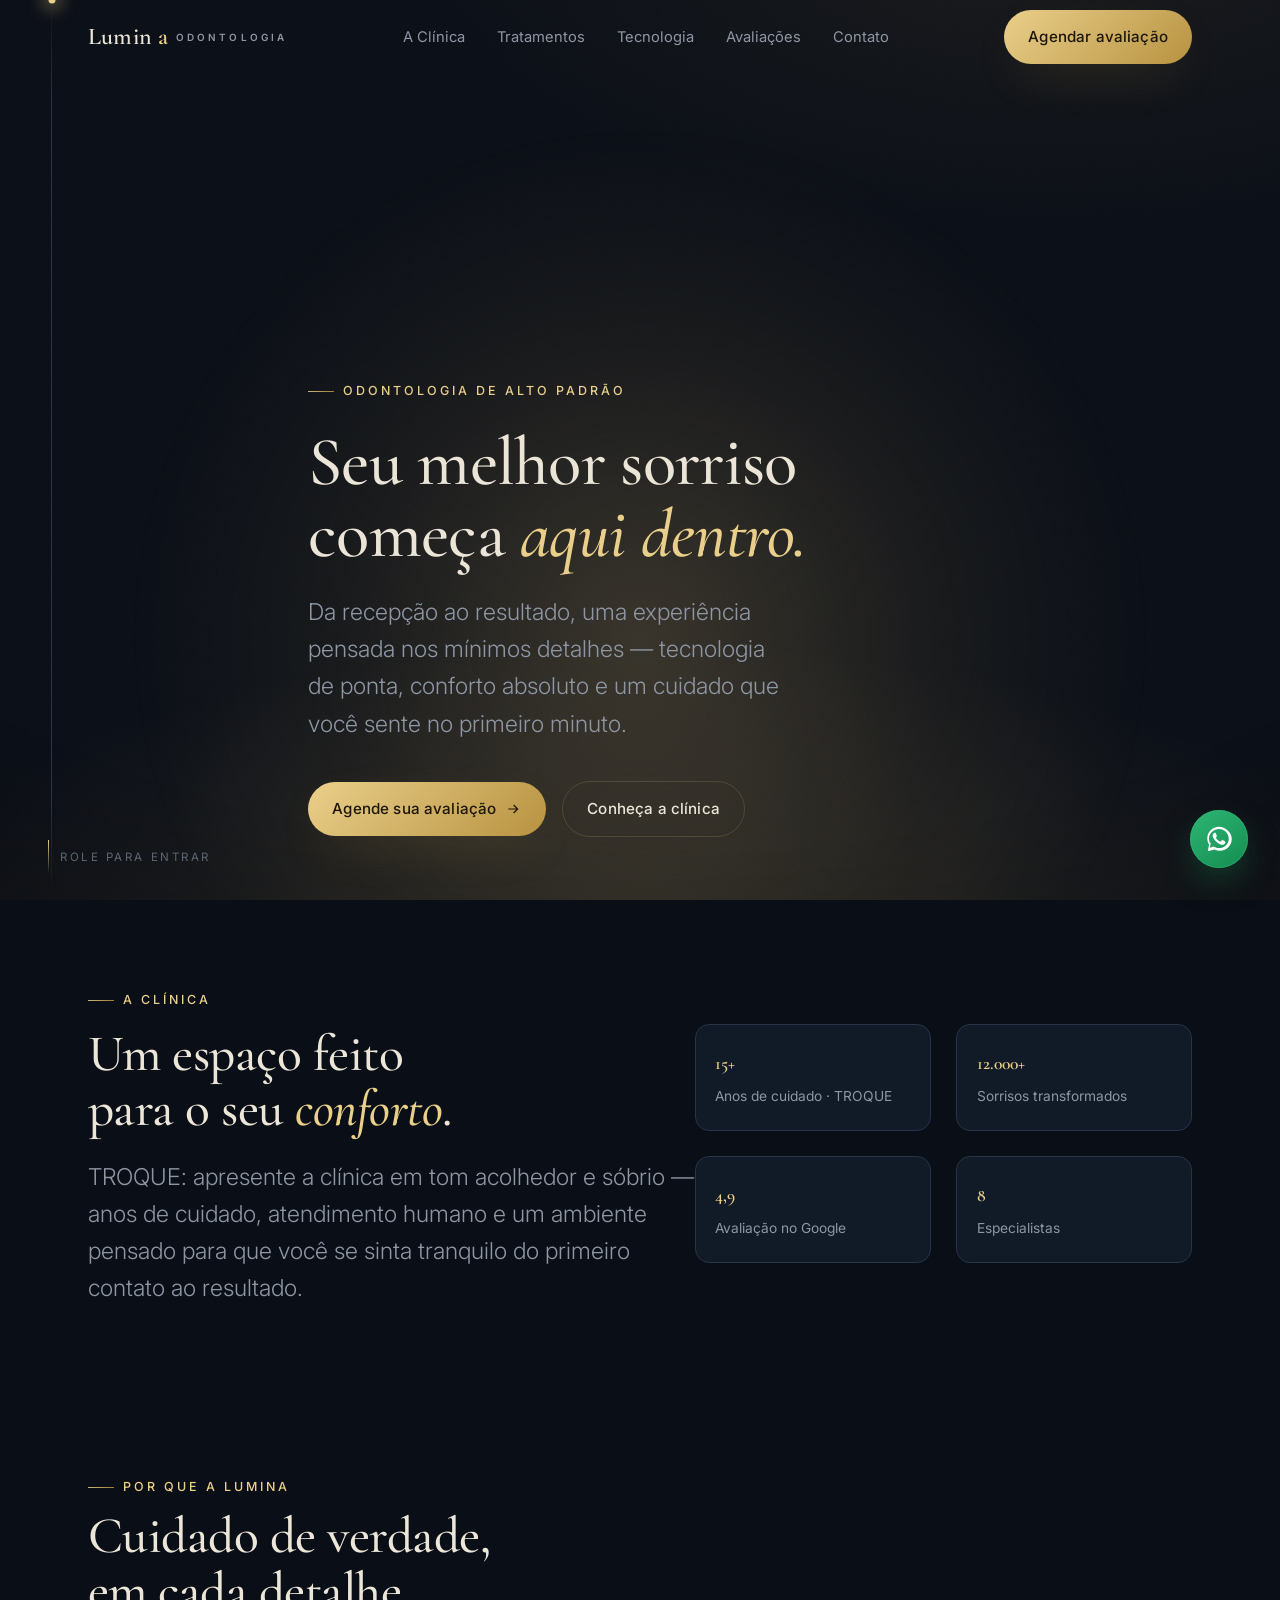
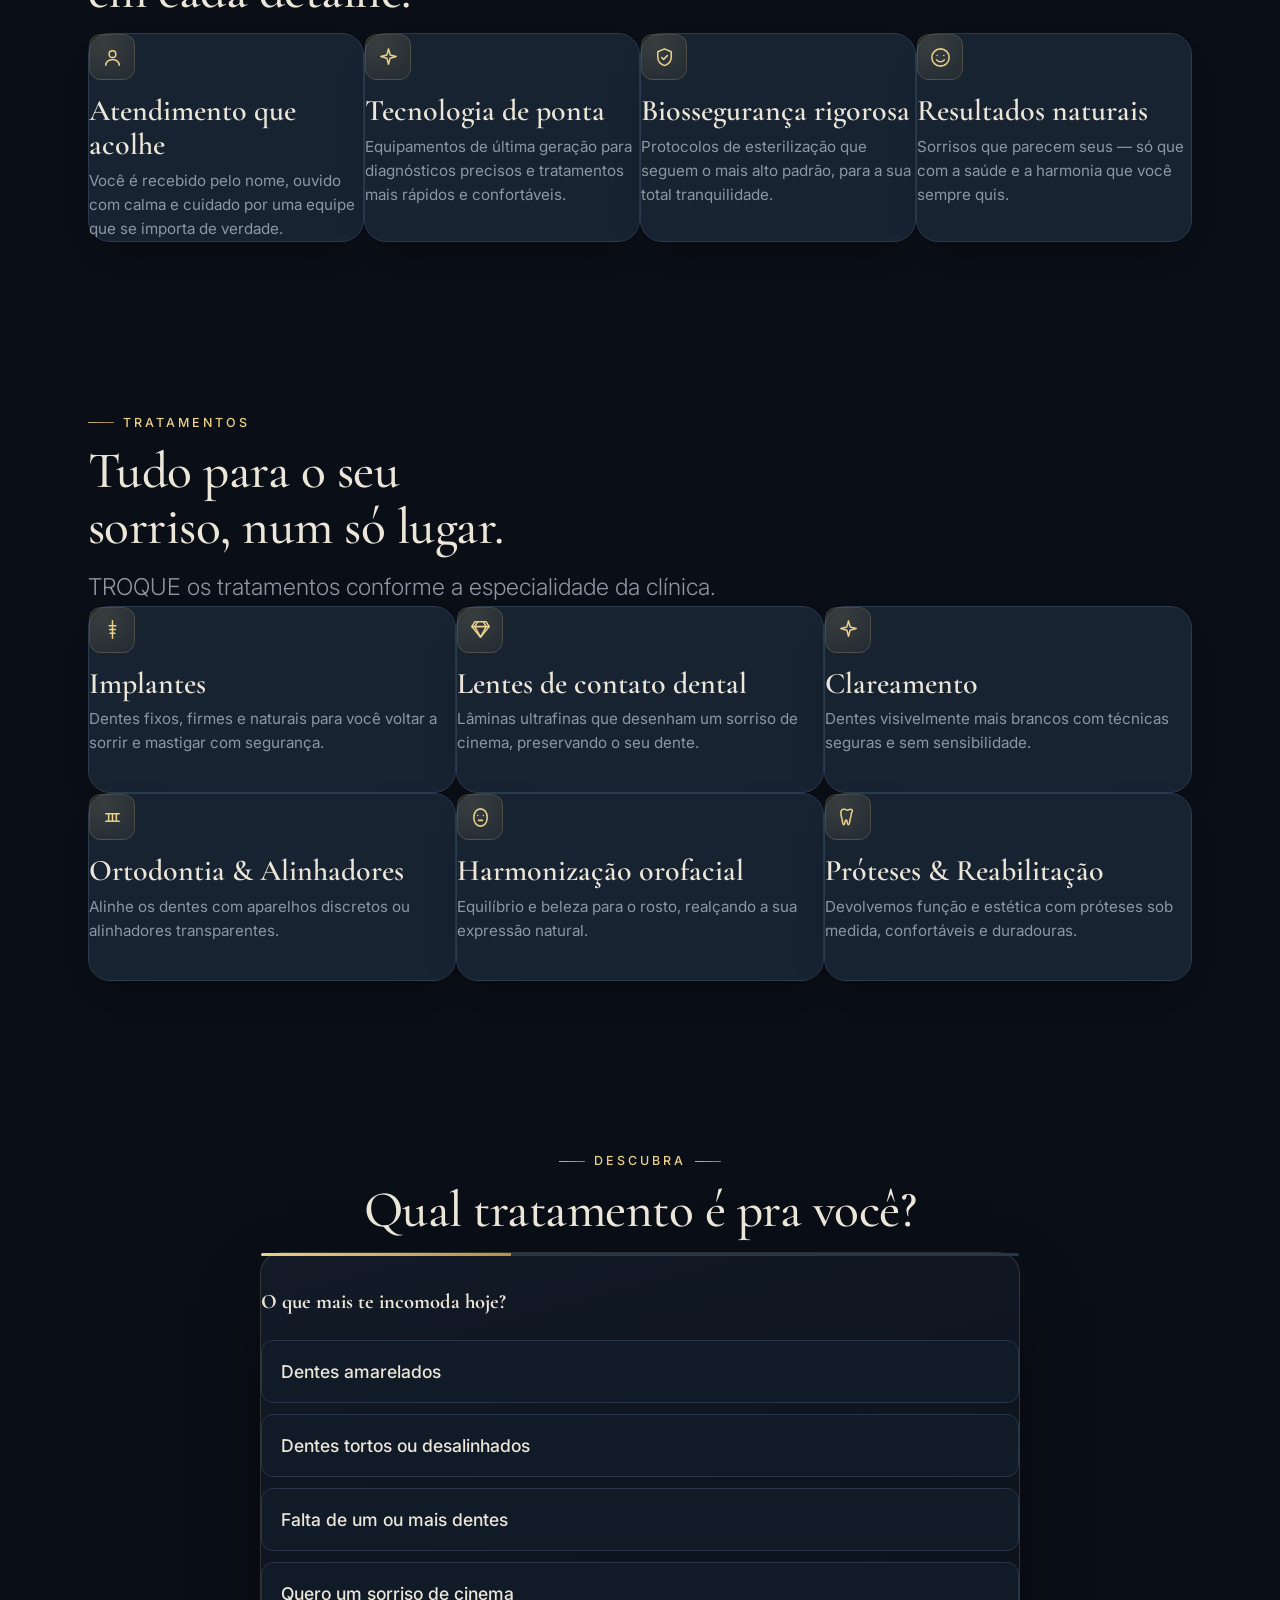
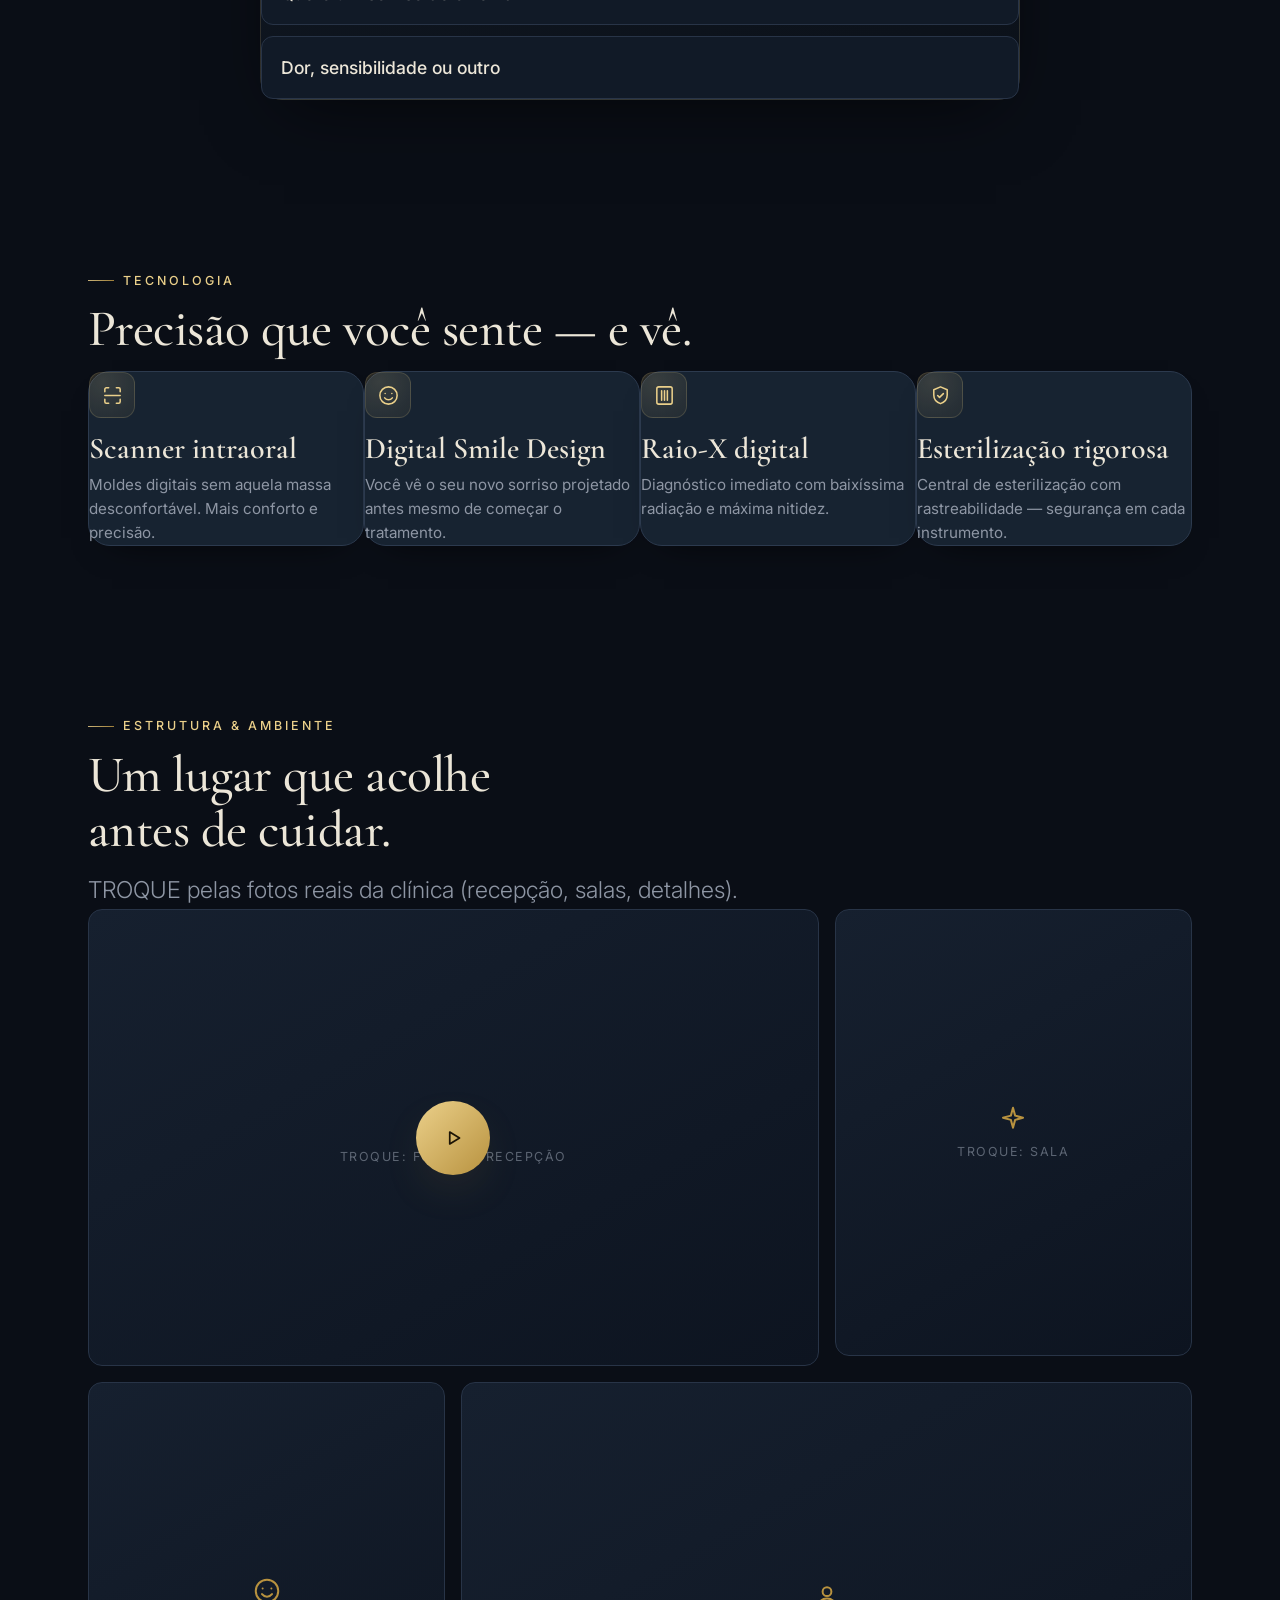
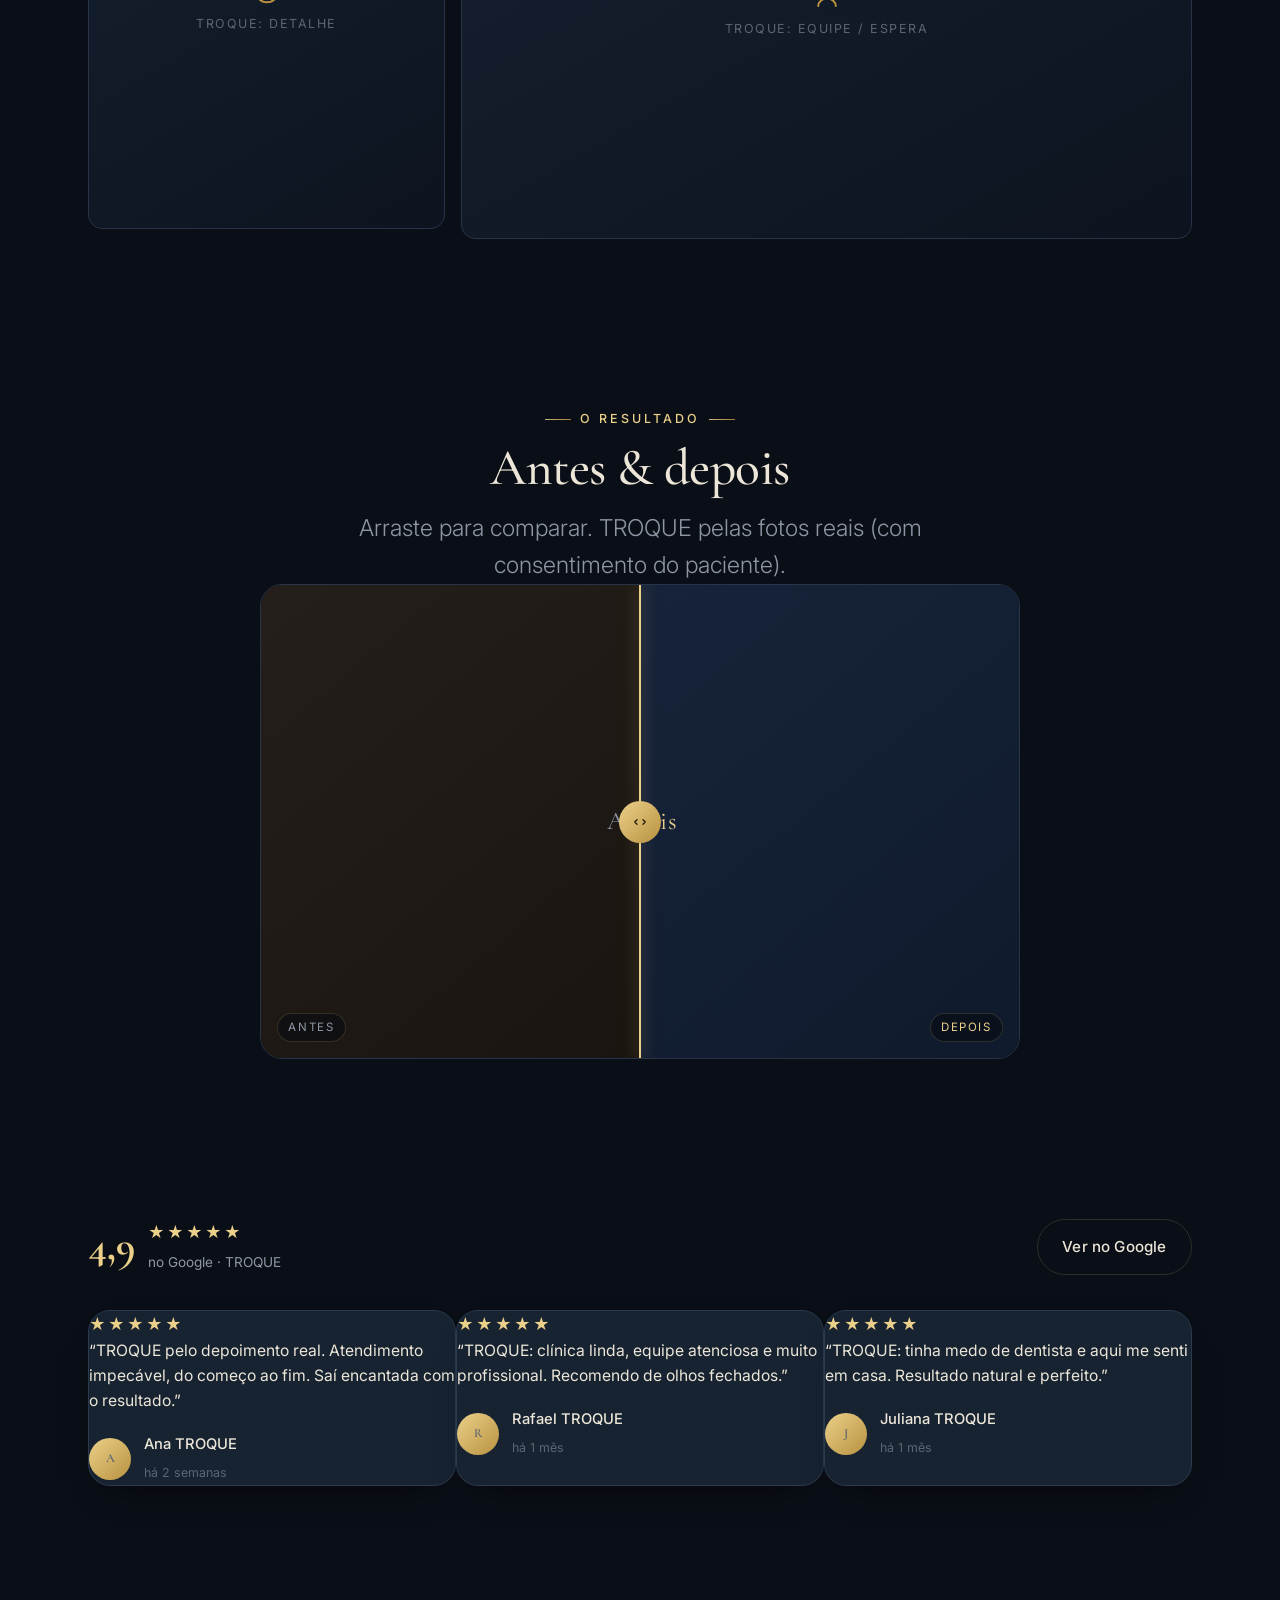
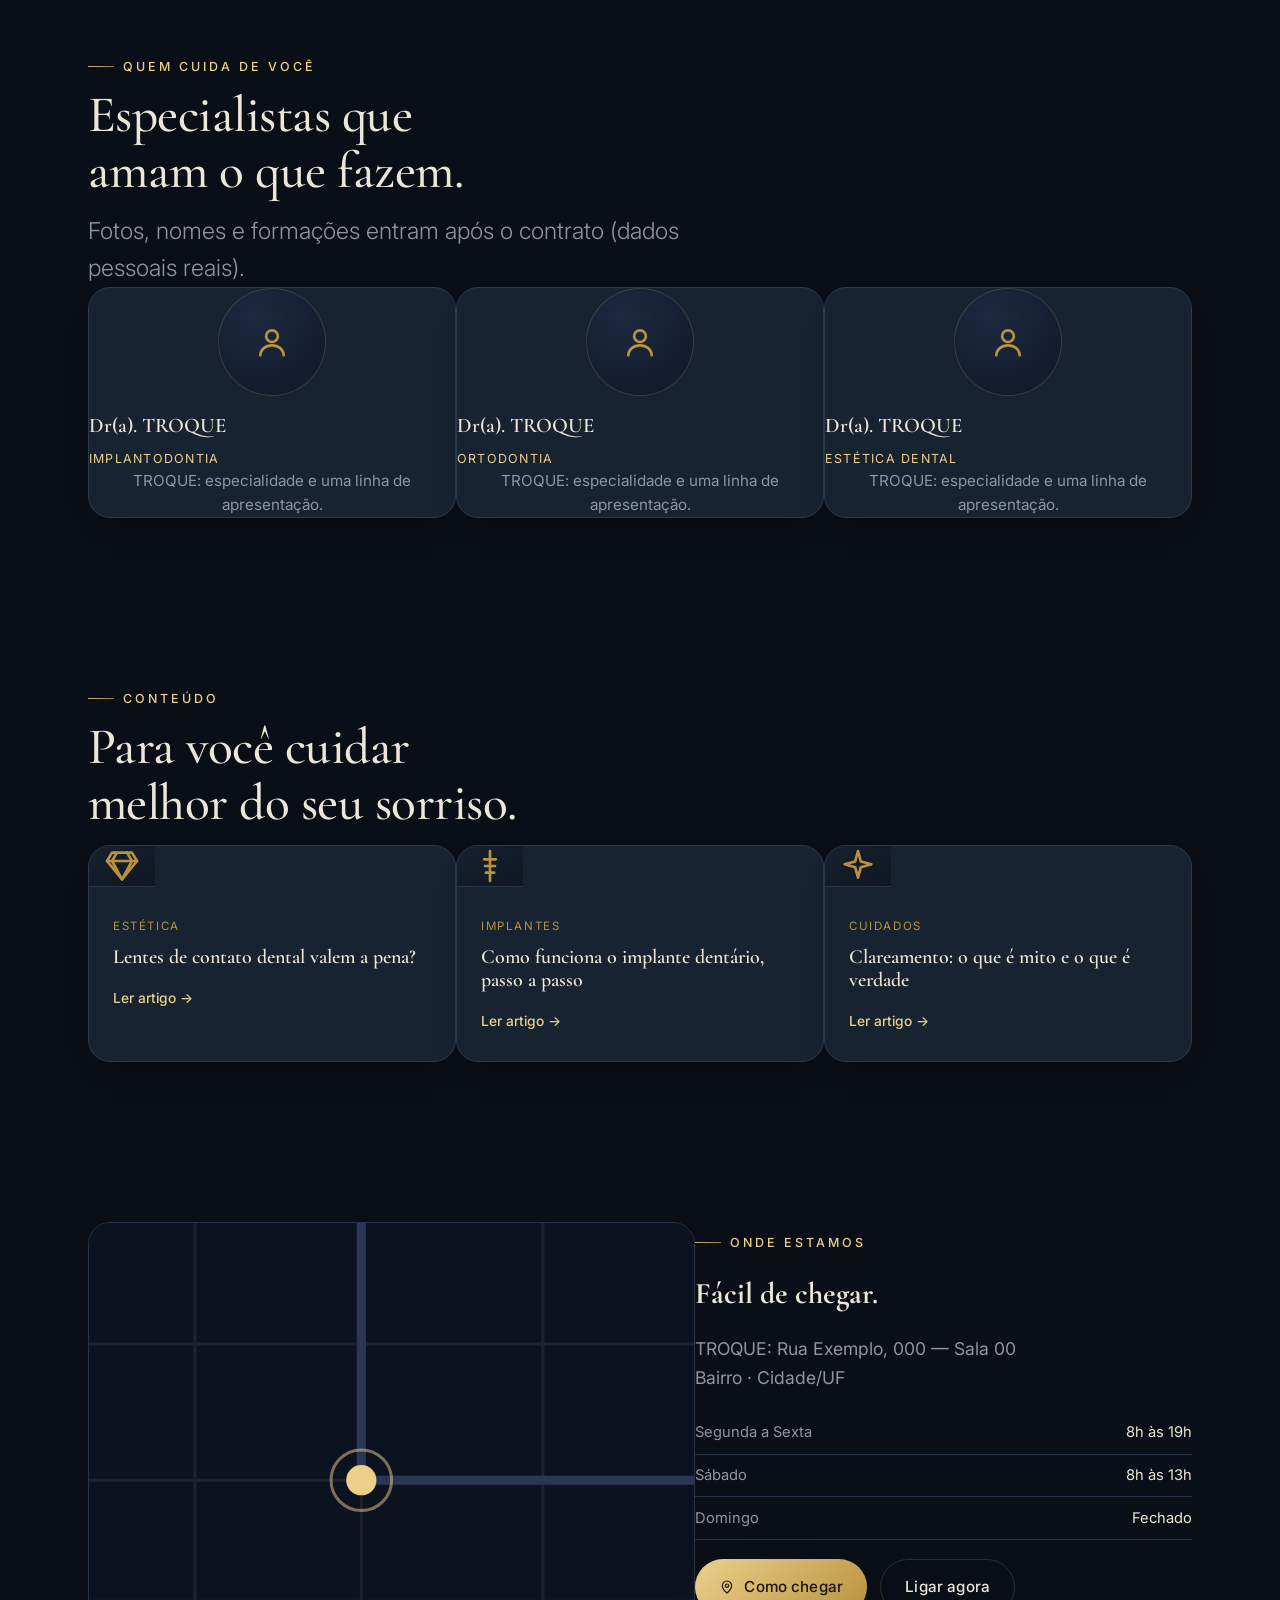
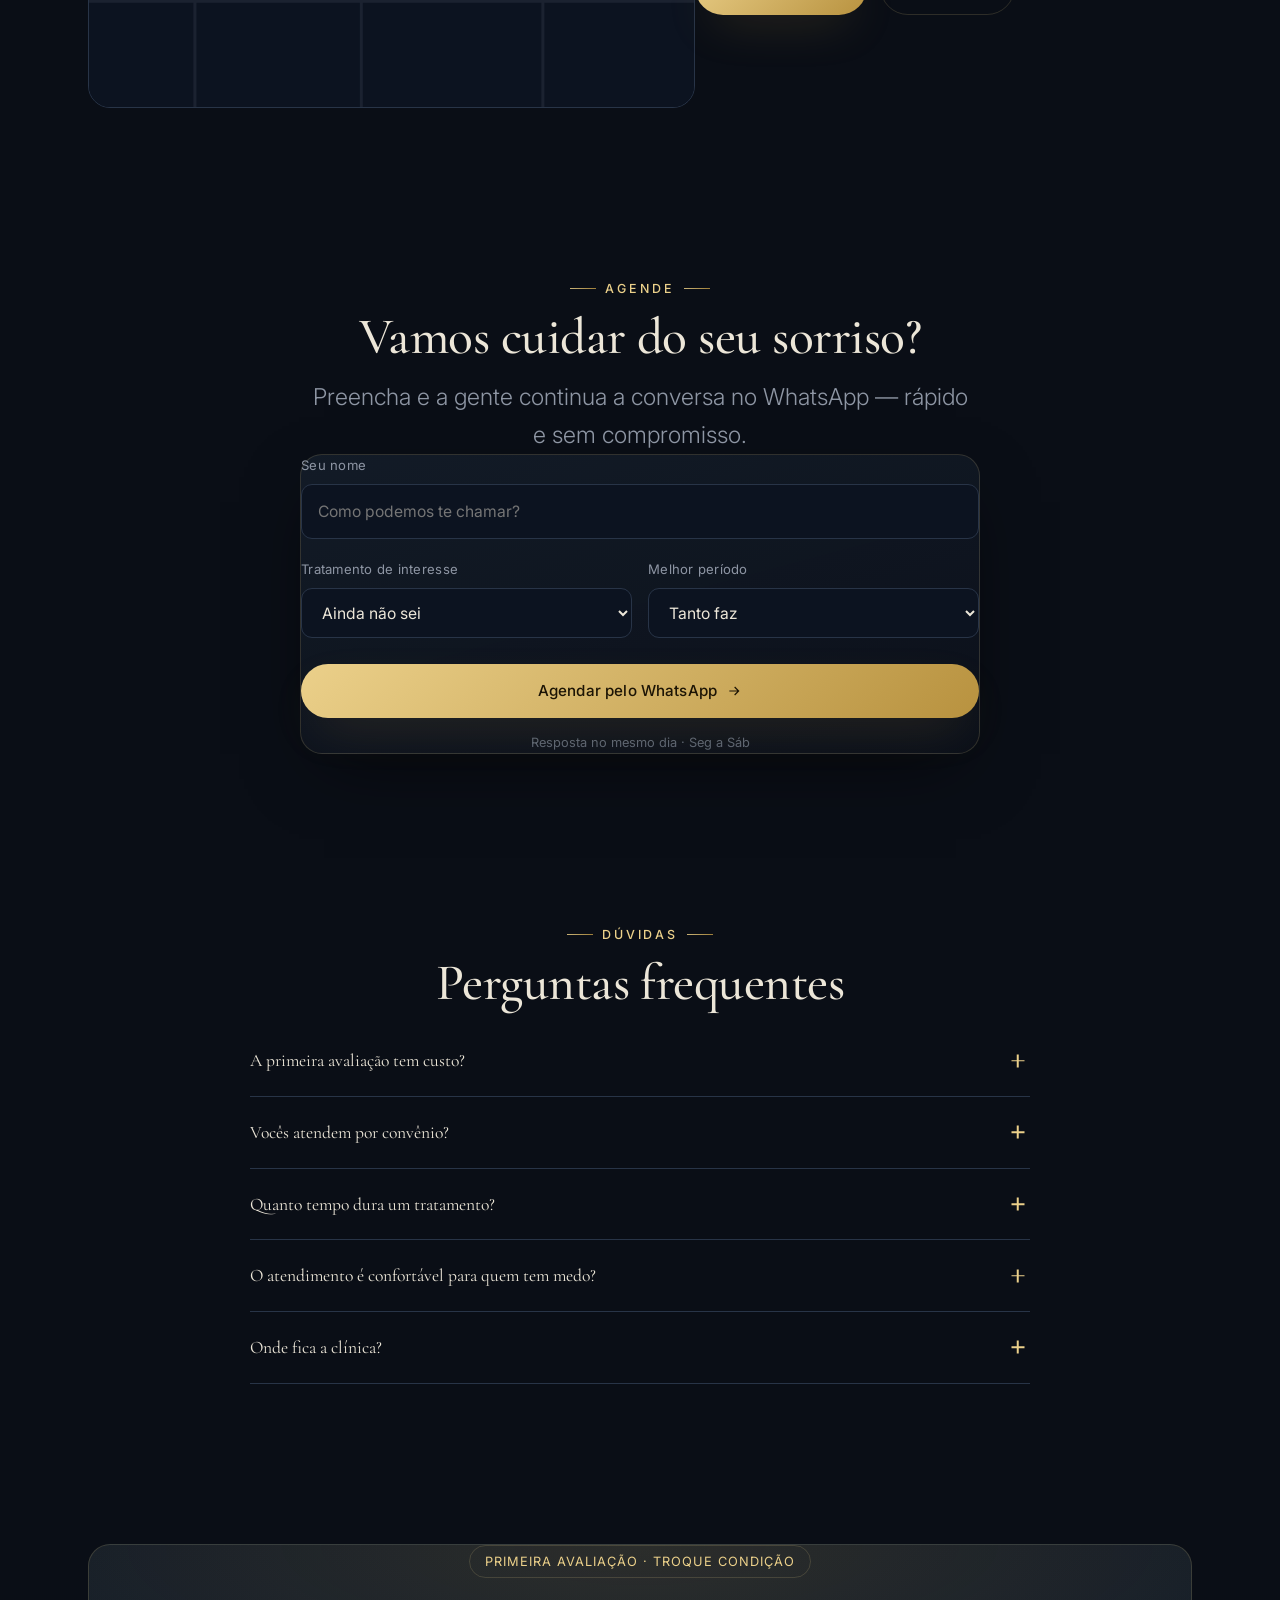
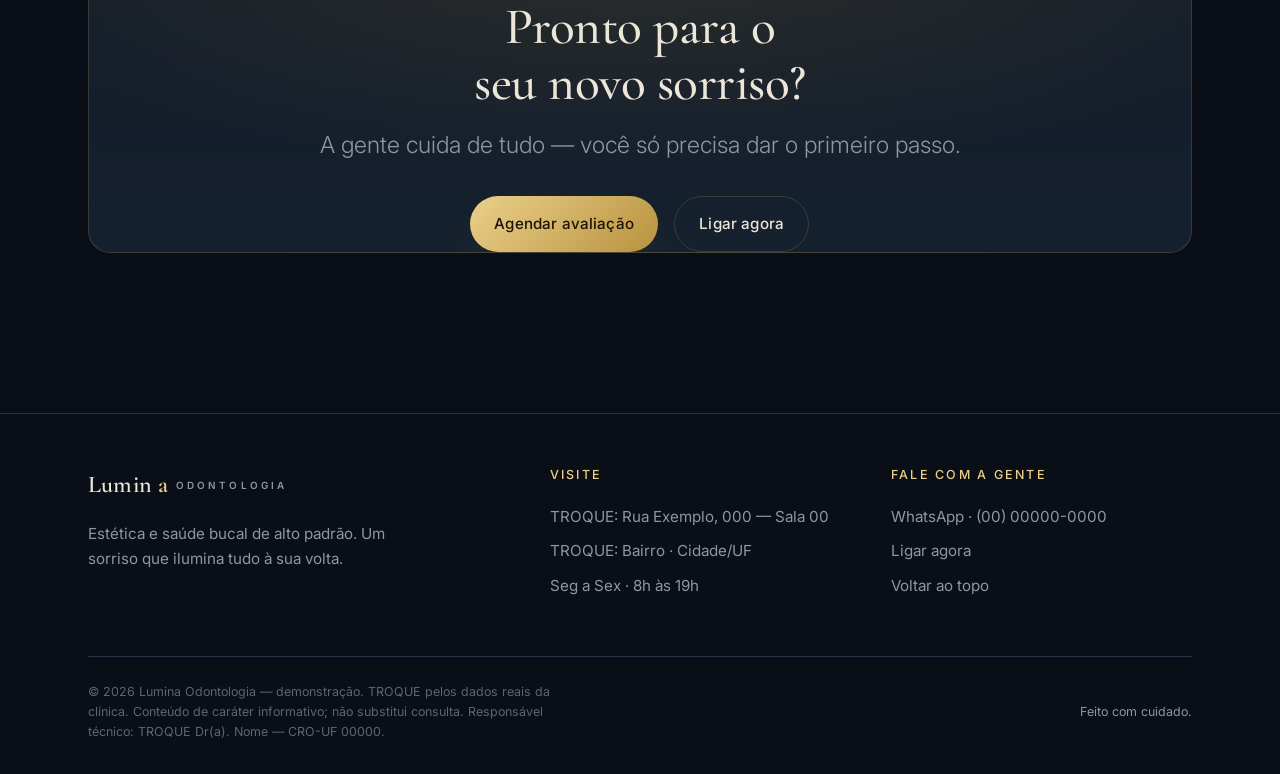
<file: index.html>
<!DOCTYPE html>
<html lang="pt-BR">
<head>
<meta charset="UTF-8" />
<meta name="viewport" content="width=device-width, initial-scale=1" />
<title>Lumina Odontologia — Estética & saúde bucal de alto padrão</title>
<meta name="description" content="Clínica de odontologia premium: tecnologia de ponta, conforto absoluto e resultados que transformam o seu sorriso. Agende sua avaliação." />
<meta name="robots" content="noindex" /><!-- demo: não indexar -->
<meta name="theme-color" content="#0A0E16" />
<meta name="referrer" content="no-referrer" />

<meta property="og:title" content="Lumina Odontologia — Alto padrão" />
<meta property="og:description" content="Uma experiência de odontologia pensada nos mínimos detalhes, da recepção ao resultado." />
<meta property="og:type" content="website" />

<link rel="icon" type="image/svg+xml" href="data:image/svg+xml,%3Csvg xmlns='http://www.w3.org/2000/svg' viewBox='0 0 64 64'%3E%3Crect width='64' height='64' rx='15' fill='%230A0E16'/%3E%3Ctext x='32' y='34' text-anchor='middle' dominant-baseline='central' font-family='Georgia,serif' font-size='38' fill='%23EBD08A'%3EL%3C/text%3E%3C/svg%3E" />

<link rel="preconnect" href="https://fonts.googleapis.com" />
<link rel="preconnect" href="https://fonts.gstatic.com" crossorigin />
<link href="https://fonts.googleapis.com/css2?family=Cormorant+Garamond:ital,wght@0,400;0,500;0,600;1,500;1,600&family=Inter:wght@300;400;500;600&display=swap" rel="stylesheet" />

<link rel="stylesheet" href="assets/css/tokens.css?v=2" />
<link rel="stylesheet" href="assets/css/styles.css?v=2" />
<link rel="stylesheet" href="assets/css/styles-sections.css?v=2" />

<script type="importmap">
{ "imports": { "three": "./assets/vendor/three.module.min.js" } }
</script>
</head>
<body>
<a class="skip" href="#clinica">Pular para o conteúdo</a>

<!-- Sprite de ícones -->
<svg width="0" height="0" style="position:absolute" aria-hidden="true">
  <symbol id="ic-person" viewBox="0 0 24 24"><circle cx="12" cy="8.5" r="3.5"/><path d="M5 20c0-3.3 3-6 7-6s7 2.7 7 6"/></symbol>
  <symbol id="ic-spark" viewBox="0 0 24 24"><path d="M12 3l1.7 6.3L20 11l-6.3 1.7L12 19l-1.7-6.3L4 11l6.3-1.7z"/></symbol>
  <symbol id="ic-shield" viewBox="0 0 24 24"><path d="M12 3l7 3v5.5c0 4.4-3 7.6-7 9-4-1.4-7-4.6-7-9V6z"/><path d="M9 12l2 2 4-4"/></symbol>
  <symbol id="ic-smile" viewBox="0 0 24 24"><circle cx="12" cy="12" r="9"/><path d="M8.5 10h.01M15.5 10h.01M8 14.5s1.6 2 4 2 4-2 4-2"/></symbol>
  <symbol id="ic-gem" viewBox="0 0 24 24"><path d="M6 4h12l3 5-9 11L3 9z"/><path d="M3 9h18M9 4l-3 5 6 11 6-11-3-5"/></symbol>
  <symbol id="ic-braces" viewBox="0 0 24 24"><path d="M5 8h14M5 16h14M8 8v8M12 8v8M16 8v8"/></symbol>
  <symbol id="ic-implant" viewBox="0 0 24 24"><path d="M12 3v18M8.5 8h7M9 12h6M9.5 16h5"/></symbol>
  <symbol id="ic-tooth" viewBox="0 0 24 24"><path d="M7 3.5C5 3.5 4 5 4 7.4c0 2.8 1 4.8 1.5 7.6.4 2.3.5 4.5 1.6 4.5 1 0 1.1-2 1.5-4 .2-1.2 1.6-1.2 1.8 0 .4 2 .5 4 1.5 4 1.1 0 1.2-2.2 1.6-4.5.5-2.8 1.5-4.8 1.5-7.6C17 5 16 3.5 14 3.5c-1.6 0-2 1-3 1s-1.4-1-3-1z"/></symbol>
  <symbol id="ic-face" viewBox="0 0 24 24"><path d="M12 21c4 0 7-3.5 7-9s-3-9-7-9-7 3.5-7 9 3 9 7 9z"/><path d="M9 10h.01M15 10h.01M10 15h4"/></symbol>
  <symbol id="ic-scan" viewBox="0 0 24 24"><path d="M4 8V5.5A1.5 1.5 0 0 1 5.5 4H8M16 4h2.5A1.5 1.5 0 0 1 20 5.5V8M20 16v2.5a1.5 1.5 0 0 1-1.5 1.5H16M8 20H5.5A1.5 1.5 0 0 1 4 18.5V16M4 12h16"/></symbol>
  <symbol id="ic-xray" viewBox="0 0 24 24"><rect x="4" y="3" width="16" height="18" rx="2"/><path d="M9 7v10M12 7v10M15 7v10"/></symbol>
  <symbol id="ic-pin" viewBox="0 0 24 24"><path d="M12 21s7-6 7-11a7 7 0 1 0-14 0c0 5 7 11 7 11z"/><circle cx="12" cy="10" r="2.5"/></symbol>
  <symbol id="ic-clock" viewBox="0 0 24 24"><circle cx="12" cy="12" r="9"/><path d="M12 7v5l3.5 2"/></symbol>
  <symbol id="ic-play" viewBox="0 0 24 24"><path d="M9 6.5l9 5.5-9 5.5z"/></symbol>
</svg>

<!-- Cena 3D (corredor de luz) — degrada p/ a versão estática -->
<canvas id="scene" class="scene" aria-hidden="true"></canvas>

<!-- Atmosfera cinematográfica -->
<div class="atmosphere" aria-hidden="true"></div>
<div class="vignette" aria-hidden="true"></div>
<div class="grain" aria-hidden="true"></div>

<!-- Fio de luz (assinatura + progresso) -->
<div class="thread" aria-hidden="true">
  <div class="thread__fill"></div>
  <div class="thread__node"></div>
</div>

<!-- Navegação -->
<header class="nav" id="nav">
  <div class="container nav__inner">
    <a class="nav__brand" href="#top" aria-label="Lumina Odontologia" data-brand>Lumin<b>a</b><span>Odontologia</span></a>
    <nav class="nav__links" aria-label="Principal">
      <a href="#clinica">A Clínica</a>
      <a href="#tratamentos">Tratamentos</a>
      <a href="#tecnologia">Tecnologia</a>
      <a href="#avaliacoes">Avaliações</a>
      <a href="#contato">Contato</a>
    </nav>
    <div class="nav__right">
      <a class="btn btn--gold" href="#agendar" data-wa-soft>Agendar avaliação</a>
      <button class="nav__toggle" id="navToggle" aria-label="Abrir menu" aria-expanded="false"><span></span></button>
    </div>
  </div>
</header>

<!-- Menu mobile -->
<nav class="nav__mobile" id="navMobile" aria-label="Menu">
  <a href="#clinica"><small>01</small>A Clínica</a>
  <a href="#tratamentos"><small>02</small>Tratamentos</a>
  <a href="#tecnologia"><small>03</small>Tecnologia</a>
  <a href="#avaliacoes"><small>04</small>Avaliações</a>
  <a href="#agendar"><small>05</small>Agendar</a>
</nav>

<main id="top">

  <!-- ESTÁGIO 1 — A fachada -->
  <section class="hero" id="hero">
    <div class="hero__glow" aria-hidden="true"></div>
    <div class="container hero__inner">
      <span class="eyebrow" data-reveal>Odontologia de alto padrão</span>
      <h1 class="h-display hero__title" data-reveal data-delay="1">
        <span class="line">Seu melhor sorriso</span>
        <span class="line">começa <i class="gold-word">aqui dentro.</i></span>
      </h1>
      <p class="lead hero__lead" data-reveal data-delay="2">
        Da recepção ao resultado, uma experiência pensada nos mínimos detalhes —
        tecnologia de ponta, conforto absoluto e um cuidado que você sente no primeiro minuto.
      </p>
      <div class="hero__cta" data-reveal data-delay="3">
        <a class="btn btn--gold" href="#agendar">
          Agende sua avaliação
          <svg class="btn__ico" viewBox="0 0 24 24" fill="none" stroke="currentColor" stroke-width="1.8"><path d="M5 12h14M13 6l6 6-6 6"/></svg>
        </a>
        <a class="btn btn--ghost" href="#clinica">Conheça a clínica</a>
      </div>
    </div>
    <div class="hero__scrollcue" aria-hidden="true"><i></i> Role para entrar</div>
  </section>

  <!-- ESTÁGIO 2 — Atravessar as portas: A Clínica -->
  <section class="section" id="clinica">
    <div class="container">
      <div class="clinica__grid">
        <div>
          <span class="eyebrow" data-reveal>A Clínica</span>
          <h2 class="h2" data-reveal data-delay="1" style="margin-block:1rem 1.3rem; max-width:16ch;">Um espaço feito para o seu <i class="gold-word">conforto</i>.</h2>
          <p class="lead" data-reveal data-delay="2" style="max-width:50ch;">
            TROQUE: apresente a clínica em tom acolhedor e sóbrio — anos de cuidado, atendimento
            humano e um ambiente pensado para que você se sinta tranquilo do primeiro contato ao resultado.
          </p>
        </div>
        <div class="stats" data-reveal data-delay="2">
          <div class="stat"><span class="stat__num" data-count="15" data-suffix="+">0</span><span class="stat__label">Anos de cuidado · TROQUE</span></div>
          <div class="stat"><span class="stat__num" data-count="12000" data-suffix="+">0</span><span class="stat__label">Sorrisos transformados</span></div>
          <div class="stat"><span class="stat__num" data-count="4.9" data-decimals="1">0</span><span class="stat__label">Avaliação no Google</span></div>
          <div class="stat"><span class="stat__num" data-count="8">0</span><span class="stat__label">Especialistas</span></div>
        </div>
      </div>
    </div>
  </section>

  <!-- Diferenciais -->
  <section class="section section--tight" id="diferenciais">
    <div class="container">
      <div class="section-head" data-reveal>
        <span class="eyebrow">Por que a Lumina</span>
        <h2 class="h2">Cuidado de verdade, em cada detalhe.</h2>
      </div>
      <div class="grid grid--4">
        <article class="card" data-reveal><span class="card__ico"><svg class="ico"><use href="#ic-person"/></svg></span><h3>Atendimento que acolhe</h3><p>Você é recebido pelo nome, ouvido com calma e cuidado por uma equipe que se importa de verdade.</p></article>
        <article class="card" data-reveal data-delay="1"><span class="card__ico"><svg class="ico"><use href="#ic-spark"/></svg></span><h3>Tecnologia de ponta</h3><p>Equipamentos de última geração para diagnósticos precisos e tratamentos mais rápidos e confortáveis.</p></article>
        <article class="card" data-reveal data-delay="2"><span class="card__ico"><svg class="ico"><use href="#ic-shield"/></svg></span><h3>Biossegurança rigorosa</h3><p>Protocolos de esterilização que seguem o mais alto padrão, para a sua total tranquilidade.</p></article>
        <article class="card" data-reveal data-delay="3"><span class="card__ico"><svg class="ico"><use href="#ic-smile"/></svg></span><h3>Resultados naturais</h3><p>Sorrisos que parecem seus — só que com a saúde e a harmonia que você sempre quis.</p></article>
      </div>
    </div>
  </section>

  <!-- ESTÁGIO 3 — As salas: Tratamentos -->
  <section class="section" id="tratamentos">
    <div class="container">
      <div class="section-head" data-reveal>
        <span class="eyebrow">Tratamentos</span>
        <h2 class="h2">Tudo para o seu sorriso, num só lugar.</h2>
        <p class="lead">TROQUE os tratamentos conforme a especialidade da clínica.</p>
      </div>
      <div class="grid grid--3">
        <article class="card treat" data-reveal><span class="card__ico"><svg class="ico"><use href="#ic-implant"/></svg></span><span class="treat__num">01</span><h3>Implantes</h3><p>Dentes fixos, firmes e naturais para você voltar a sorrir e mastigar com segurança.</p><a class="treat__link" href="#agendar">Saber mais →</a></article>
        <article class="card treat" data-reveal data-delay="1"><span class="card__ico"><svg class="ico"><use href="#ic-gem"/></svg></span><span class="treat__num">02</span><h3>Lentes de contato dental</h3><p>Lâminas ultrafinas que desenham um sorriso de cinema, preservando o seu dente.</p><a class="treat__link" href="#agendar">Saber mais →</a></article>
        <article class="card treat" data-reveal data-delay="2"><span class="card__ico"><svg class="ico"><use href="#ic-spark"/></svg></span><span class="treat__num">03</span><h3>Clareamento</h3><p>Dentes visivelmente mais brancos com técnicas seguras e sem sensibilidade.</p><a class="treat__link" href="#agendar">Saber mais →</a></article>
        <article class="card treat" data-reveal><span class="card__ico"><svg class="ico"><use href="#ic-braces"/></svg></span><span class="treat__num">04</span><h3>Ortodontia &amp; Alinhadores</h3><p>Alinhe os dentes com aparelhos discretos ou alinhadores transparentes.</p><a class="treat__link" href="#agendar">Saber mais →</a></article>
        <article class="card treat" data-reveal data-delay="1"><span class="card__ico"><svg class="ico"><use href="#ic-face"/></svg></span><span class="treat__num">05</span><h3>Harmonização orofacial</h3><p>Equilíbrio e beleza para o rosto, realçando a sua expressão natural.</p><a class="treat__link" href="#agendar">Saber mais →</a></article>
        <article class="card treat" data-reveal data-delay="2"><span class="card__ico"><svg class="ico"><use href="#ic-tooth"/></svg></span><span class="treat__num">06</span><h3>Próteses &amp; Reabilitação</h3><p>Devolvemos função e estética com próteses sob medida, confortáveis e duradouras.</p><a class="treat__link" href="#agendar">Saber mais →</a></article>
      </div>
    </div>
  </section>

  <!-- Quiz -->
  <section class="section section--center" id="quiz-sec">
    <div class="container">
      <div class="section-head" data-reveal>
        <span class="eyebrow eyebrow--center">Descubra</span>
        <h2 class="h2">Qual tratamento é pra você?</h2>
      </div>
      <div class="quiz" id="quiz" data-reveal>
        <div class="quiz__bar"><i id="quizBar"></i></div>

        <div class="quiz__step is-active" data-step="1">
          <h3 class="quiz__q">O que mais te incomoda hoje?</h3>
          <div class="quiz__opts">
            <button class="quiz__opt" data-treat="Clareamento"><b>Dentes amarelados</b></button>
            <button class="quiz__opt" data-treat="Ortodontia / Alinhadores"><b>Dentes tortos ou desalinhados</b></button>
            <button class="quiz__opt" data-treat="Implantes"><b>Falta de um ou mais dentes</b></button>
            <button class="quiz__opt" data-treat="Lentes de contato dental"><b>Quero um sorriso de cinema</b></button>
            <button class="quiz__opt" data-treat="uma avaliação clínica"><b>Dor, sensibilidade ou outro</b></button>
          </div>
        </div>

        <div class="quiz__step" data-step="2">
          <h3 class="quiz__q">Há quanto tempo você pensa nisso?</h3>
          <div class="quiz__opts">
            <button class="quiz__opt" data-next><b>É algo recente</b></button>
            <button class="quiz__opt" data-next><b>Já faz um tempo</b></button>
            <button class="quiz__opt" data-next><b>Já passou da hora</b></button>
          </div>
          <div class="quiz__nav"><button class="quiz__back" data-back>← Voltar</button></div>
        </div>

        <div class="quiz__step" data-step="3">
          <h3 class="quiz__q">Qual período você prefere?</h3>
          <div class="quiz__opts">
            <button class="quiz__opt" data-period="manhã"><b>Manhã</b></button>
            <button class="quiz__opt" data-period="tarde"><b>Tarde</b></button>
            <button class="quiz__opt" data-period="noite"><b>Noite</b></button>
          </div>
          <div class="quiz__nav"><button class="quiz__back" data-back>← Voltar</button></div>
        </div>

        <div class="quiz__step quiz__result" data-step="4">
          <span class="pill">Nossa recomendação</span>
          <h3 id="quizResultTitle">—</h3>
          <p class="muted" style="max-width:42ch;margin:0 auto 1.4rem">Combina com o que você procura. Vamos conversar e montar o melhor plano pra você?</p>
          <a class="btn btn--gold" id="quizWa" href="#" target="_blank" rel="noopener">Falar no WhatsApp
            <svg class="btn__ico" viewBox="0 0 24 24" fill="none" stroke="currentColor" stroke-width="1.8"><path d="M5 12h14M13 6l6 6-6 6"/></svg></a>
          <div class="quiz__nav" style="justify-content:center;margin-top:1.2rem"><button class="quiz__back" data-restart>↻ Refazer</button></div>
        </div>
      </div>
    </div>
  </section>

  <!-- Tecnologia -->
  <section class="section" id="tecnologia">
    <div class="container">
      <div class="section-head" data-reveal>
        <span class="eyebrow">Tecnologia</span>
        <h2 class="h2">Precisão que você sente — e vê.</h2>
      </div>
      <div class="grid grid--4">
        <article class="card" data-reveal><span class="card__ico"><svg class="ico"><use href="#ic-scan"/></svg></span><h3>Scanner intraoral</h3><p>Moldes digitais sem aquela massa desconfortável. Mais conforto e precisão.</p></article>
        <article class="card" data-reveal data-delay="1"><span class="card__ico"><svg class="ico"><use href="#ic-smile"/></svg></span><h3>Digital Smile Design</h3><p>Você vê o seu novo sorriso projetado antes mesmo de começar o tratamento.</p></article>
        <article class="card" data-reveal data-delay="2"><span class="card__ico"><svg class="ico"><use href="#ic-xray"/></svg></span><h3>Raio-X digital</h3><p>Diagnóstico imediato com baixíssima radiação e máxima nitidez.</p></article>
        <article class="card" data-reveal data-delay="3"><span class="card__ico"><svg class="ico"><use href="#ic-shield"/></svg></span><h3>Esterilização rigorosa</h3><p>Central de esterilização com rastreabilidade — segurança em cada instrumento.</p></article>
      </div>
    </div>
  </section>

  <!-- ESTÁGIO 4 — O ambiente -->
  <section class="section" id="ambiente">
    <div class="container">
      <div class="section-head" data-reveal>
        <span class="eyebrow">Estrutura &amp; Ambiente</span>
        <h2 class="h2">Um lugar que acolhe antes de cuidar.</h2>
        <p class="lead">TROQUE pelas fotos reais da clínica (recepção, salas, detalhes).</p>
      </div>
      <div class="gallery" data-reveal>
        <div class="shot shot--wide tour" id="tour">
          <div class="shot__ph"><svg class="ico"><use href="#ic-tooth"/></svg> TROQUE: foto da recepção</div>
          <div class="tour__play"><b><svg class="ico" style="font-size:26px"><use href="#ic-play"/></svg></b></div>
        </div>
        <div class="shot"><div class="shot__ph"><svg class="ico"><use href="#ic-spark"/></svg> TROQUE: sala</div></div>
        <div class="shot"><div class="shot__ph"><svg class="ico"><use href="#ic-smile"/></svg> TROQUE: detalhe</div></div>
        <div class="shot shot--wide"><div class="shot__ph"><svg class="ico"><use href="#ic-person"/></svg> TROQUE: equipe / espera</div></div>
      </div>
    </div>
  </section>

  <!-- ESTÁGIO 5 — O resultado: Antes & Depois -->
  <section class="section section--center" id="resultados">
    <div class="container">
      <div class="section-head" data-reveal>
        <span class="eyebrow eyebrow--center">O resultado</span>
        <h2 class="h2">Antes &amp; depois</h2>
        <p class="lead">Arraste para comparar. TROQUE pelas fotos reais (com consentimento do paciente).</p>
      </div>
      <div class="ba" data-reveal>
        <div class="ba__stage">
          <div class="ba__img ba__after">Depois<span class="ba__label ba__label--a">Depois</span></div>
          <div class="ba__img ba__before" id="baBefore">Antes<span class="ba__label ba__label--b">Antes</span></div>
          <div class="ba__handle" id="baHandle"><div class="ba__grip"><svg class="ico" style="font-size:18px" viewBox="0 0 24 24"><path d="M8 9l-3 3 3 3M16 9l3 3-3 3"/></svg></div></div>
          <input type="range" class="ba__range" id="baRange" min="0" max="100" value="50" aria-label="Comparar antes e depois" />
        </div>
      </div>
    </div>
  </section>

  <!-- Avaliações Google -->
  <section class="section" id="avaliacoes">
    <div class="container">
      <div class="reviews__head" data-reveal>
        <div class="reviews__score"><b>4,9</b><div><div class="stars">★★★★★</div><span class="muted" style="font-size:.85rem">no Google · TROQUE</span></div></div>
        <a class="btn btn--ghost" href="#" target="_blank" rel="noopener" style="margin-left:auto">Ver no Google</a>
      </div>
      <div class="grid grid--3">
        <article class="card review" data-reveal><div class="stars">★★★★★</div><p>“TROQUE pelo depoimento real. Atendimento impecável, do começo ao fim. Saí encantada com o resultado.”</p><div class="review__who"><span class="avatar">A</span><div><b>Ana TROQUE</b><span>há 2 semanas</span></div></div></article>
        <article class="card review" data-reveal data-delay="1"><div class="stars">★★★★★</div><p>“TROQUE: clínica linda, equipe atenciosa e muito profissional. Recomendo de olhos fechados.”</p><div class="review__who"><span class="avatar">R</span><div><b>Rafael TROQUE</b><span>há 1 mês</span></div></div></article>
        <article class="card review" data-reveal data-delay="2"><div class="stars">★★★★★</div><p>“TROQUE: tinha medo de dentista e aqui me senti em casa. Resultado natural e perfeito.”</p><div class="review__who"><span class="avatar">J</span><div><b>Juliana TROQUE</b><span>há 1 mês</span></div></div></article>
      </div>
    </div>
  </section>

  <!-- Equipe -->
  <section class="section" id="equipe">
    <div class="container">
      <div class="section-head" data-reveal>
        <span class="eyebrow">Quem cuida de você</span>
        <h2 class="h2">Especialistas que amam o que fazem.</h2>
        <p class="lead">Fotos, nomes e formações entram após o contrato (dados pessoais reais).</p>
      </div>
      <div class="grid grid--3">
        <article class="card member" data-reveal><div class="member__photo"><svg class="ico"><use href="#ic-person"/></svg></div><h3>Dr(a). TROQUE</h3><div class="member__role">Implantodontia</div><p class="member__spec">TROQUE: especialidade e uma linha de apresentação.</p></article>
        <article class="card member" data-reveal data-delay="1"><div class="member__photo"><svg class="ico"><use href="#ic-person"/></svg></div><h3>Dr(a). TROQUE</h3><div class="member__role">Ortodontia</div><p class="member__spec">TROQUE: especialidade e uma linha de apresentação.</p></article>
        <article class="card member" data-reveal data-delay="2"><div class="member__photo"><svg class="ico"><use href="#ic-person"/></svg></div><h3>Dr(a). TROQUE</h3><div class="member__role">Estética dental</div><p class="member__spec">TROQUE: especialidade e uma linha de apresentação.</p></article>
      </div>
    </div>
  </section>

  <!-- Conteúdo / Artigos -->
  <section class="section" id="conteudo">
    <div class="container">
      <div class="section-head" data-reveal>
        <span class="eyebrow">Conteúdo</span>
        <h2 class="h2">Para você cuidar melhor do seu sorriso.</h2>
      </div>
      <div class="grid grid--3">
        <article class="card article" data-reveal><div class="article__cover"><svg class="ico" style="font-size:40px"><use href="#ic-gem"/></svg></div><div class="article__body"><span class="article__cat">Estética</span><h3>Lentes de contato dental valem a pena?</h3><a class="article__link" href="artigos/exemplo.html">Ler artigo →</a></div></article>
        <article class="card article" data-reveal data-delay="1"><div class="article__cover"><svg class="ico" style="font-size:40px"><use href="#ic-implant"/></svg></div><div class="article__body"><span class="article__cat">Implantes</span><h3>Como funciona o implante dentário, passo a passo</h3><a class="article__link" href="artigos/exemplo.html">Ler artigo →</a></div></article>
        <article class="card article" data-reveal data-delay="2"><div class="article__cover"><svg class="ico" style="font-size:40px"><use href="#ic-spark"/></svg></div><div class="article__body"><span class="article__cat">Cuidados</span><h3>Clareamento: o que é mito e o que é verdade</h3><a class="article__link" href="artigos/exemplo.html">Ler artigo →</a></div></article>
      </div>
    </div>
  </section>

  <!-- Localização -->
  <section class="section" id="localizacao">
    <div class="container">
      <div class="local__grid">
        <div class="map" data-reveal aria-label="Mapa ilustrativo">
          <svg viewBox="0 0 400 320" preserveAspectRatio="xMidYMid slice" role="img">
            <rect width="400" height="320" fill="#0c1320"/>
            <g stroke="#1b2230" stroke-width="2">
              <path d="M0 80h400M0 170h400M0 250h400M70 0v320M180 0v320M300 0v320"/>
            </g>
            <path d="M180 0v170h220" stroke="#2a3654" stroke-width="6" fill="none"/>
            <circle cx="180" cy="170" r="10" fill="#EBD08A"/>
            <circle cx="180" cy="170" r="20" fill="none" stroke="#EBD08A" stroke-opacity=".5" stroke-width="2"/>
          </svg>
        </div>
        <div class="local__info" data-reveal data-delay="1">
          <span class="eyebrow">Onde estamos</span>
          <h3 style="margin-top:1rem">Fácil de chegar.</h3>
          <p class="muted" style="margin-top:.6rem">TROQUE: Rua Exemplo, 000 — Sala 00<br>Bairro · <span data-city>Cidade/UF</span></p>
          <table class="hours">
            <tr><td>Segunda a Sexta</td><td>8h às 19h</td></tr>
            <tr><td>Sábado</td><td>8h às 13h</td></tr>
            <tr><td>Domingo</td><td>Fechado</td></tr>
          </table>
          <div class="local__cta">
            <a class="btn btn--gold" href="#" target="_blank" rel="noopener"><svg class="btn__ico" viewBox="0 0 24 24" fill="none" stroke="currentColor" stroke-width="1.8"><use href="#ic-pin"/></svg> Como chegar</a>
            <a class="btn btn--ghost" href="tel:+5511999999999">Ligar agora</a>
          </div>
        </div>
      </div>
    </div>
  </section>

  <!-- ESTÁGIO 6 — A decisão: Agendamento -->
  <section class="section section--center" id="agendar">
    <div class="container">
      <div class="section-head" data-reveal>
        <span class="eyebrow eyebrow--center">Agende</span>
        <h2 class="h2">Vamos cuidar do seu sorriso?</h2>
        <p class="lead">Preencha e a gente continua a conversa no WhatsApp — rápido e sem compromisso.</p>
      </div>
      <form class="book" id="bookForm" data-reveal novalidate>
        <div class="field">
          <label for="f-nome">Seu nome</label>
          <input id="f-nome" name="nome" type="text" placeholder="Como podemos te chamar?" autocomplete="name" required />
        </div>
        <div class="field--row">
          <div class="field">
            <label for="f-trat">Tratamento de interesse</label>
            <select id="f-trat" name="tratamento">
              <option value="">Ainda não sei</option>
              <option>Implantes</option>
              <option>Lentes de contato dental</option>
              <option>Clareamento</option>
              <option>Ortodontia / Alinhadores</option>
              <option>Harmonização orofacial</option>
              <option>Próteses / Reabilitação</option>
            </select>
          </div>
          <div class="field">
            <label for="f-hora">Melhor período</label>
            <select id="f-hora" name="horario">
              <option value="">Tanto faz</option>
              <option value="manhã">Manhã</option>
              <option value="tarde">Tarde</option>
              <option value="noite">Noite</option>
            </select>
          </div>
        </div>
        <button class="btn btn--gold book__submit" type="submit">Agendar pelo WhatsApp
          <svg class="btn__ico" viewBox="0 0 24 24" fill="none" stroke="currentColor" stroke-width="1.8"><path d="M5 12h14M13 6l6 6-6 6"/></svg></button>
        <p class="book__hint">Resposta no mesmo dia · Seg a Sáb</p>
      </form>
    </div>
  </section>

  <!-- FAQ -->
  <section class="section section--center" id="faq">
    <div class="container">
      <div class="section-head" data-reveal>
        <span class="eyebrow eyebrow--center">Dúvidas</span>
        <h2 class="h2">Perguntas frequentes</h2>
      </div>
      <div class="faq" data-reveal>
        <details class="faq__item"><summary>A primeira avaliação tem custo? <span class="plus"></span></summary><div class="faq__a">TROQUE: explique como funciona a avaliação inicial, de forma clara e sem promessas.</div></details>
        <details class="faq__item"><summary>Vocês atendem por convênio? <span class="plus"></span></summary><div class="faq__a">TROQUE: informe convênios aceitos e formas de pagamento (Pix, cartão, parcelamento).</div></details>
        <details class="faq__item"><summary>Quanto tempo dura um tratamento? <span class="plus"></span></summary><div class="faq__a">TROQUE: explique que depende do caso e que o plano é apresentado na avaliação.</div></details>
        <details class="faq__item"><summary>O atendimento é confortável para quem tem medo? <span class="plus"></span></summary><div class="faq__a">TROQUE: fale do acolhimento e dos recursos para deixar o paciente tranquilo.</div></details>
        <details class="faq__item"><summary>Onde fica a clínica? <span class="plus"></span></summary><div class="faq__a">TROQUE: endereço e referências de como chegar / estacionamento.</div></details>
      </div>
    </div>
  </section>

  <!-- CTA final -->
  <section class="section" id="cta">
    <div class="container">
      <div class="cta" data-reveal>
        <span class="cta__promo">Primeira avaliação · TROQUE condição</span>
        <h2 class="h2">Pronto para o seu novo sorriso?</h2>
        <p class="lead cta__sub">A gente cuida de tudo — você só precisa dar o primeiro passo.</p>
        <div class="cta__row">
          <a class="btn btn--gold" href="#agendar">Agendar avaliação</a>
          <a class="btn btn--ghost" href="tel:+5511999999999">Ligar agora</a>
        </div>
      </div>
    </div>
  </section>

</main>

<!-- Rodapé / Contato -->
<footer class="footer" id="contato">
  <div class="container">
    <div class="footer__grid">
      <div class="footer__brand">
        <a class="nav__brand" href="#top" data-brand>Lumin<b>a</b><span>Odontologia</span></a>
        <p class="muted" style="max-width:34ch; font-size:.95rem; margin-top:1rem;">
          Estética e saúde bucal de alto padrão. Um sorriso que ilumina tudo à sua volta.
        </p>
      </div>
      <div>
        <h4>Visite</h4>
        <ul>
          <li>TROQUE: Rua Exemplo, 000 — Sala 00</li>
          <li>TROQUE: Bairro · <span data-city>Cidade/UF</span></li>
          <li>Seg a Sex · 8h às 19h</li>
        </ul>
      </div>
      <div>
        <h4>Fale com a gente</h4>
        <ul>
          <li><a href="https://wa.me/5511999999999" target="_blank" rel="noopener" data-wa>WhatsApp · (00) 00000-0000</a></li>
          <li><a href="tel:+5511999999999">Ligar agora</a></li>
          <li><a href="#hero">Voltar ao topo</a></li>
        </ul>
      </div>
    </div>
    <div class="footer__base">
      <p class="footer__disclaimer">
        © <span id="year">2026</span> Lumina Odontologia — demonstração. TROQUE pelos dados reais da clínica.
        Conteúdo de caráter informativo; não substitui consulta. Responsável técnico: TROQUE Dr(a). Nome — CRO-UF 00000.
      </p>
      <p class="muted" style="font-size:.78rem;">Feito com cuidado.</p>
    </div>
  </div>
</footer>

<!-- WhatsApp flutuante -->
<div class="wfloat">
  <a class="wfloat__btn" href="https://wa.me/5511999999999?text=Ol%C3%A1!%20Vim%20pelo%20site%20da%20Lumina." target="_blank" rel="noopener" aria-label="Falar no WhatsApp" data-wa>
    <svg viewBox="0 0 32 32" fill="currentColor"><path d="M16 3C9 3 3.5 8.5 3.5 15.5c0 2.4.7 4.6 1.9 6.5L4 29l7.2-1.9c1.8 1 3.8 1.5 5.9 1.5 7 0 12.5-5.5 12.5-12.5S23 3 16 3zm0 22.7c-1.9 0-3.7-.5-5.2-1.4l-.4-.2-4.3 1.1 1.1-4.2-.3-.4c-1-1.6-1.6-3.5-1.6-5.4C5.6 10 10.3 5.3 16 5.3S26.4 10 26.4 15.6 21.7 25.7 16 25.7zm6-7.6c-.3-.2-1.9-1-2.2-1.1-.3-.1-.5-.2-.8.2-.2.3-.8 1.1-1 1.3-.2.2-.4.2-.7.1-1.9-1-3.2-1.7-4.5-3.8-.3-.6.3-.5.9-1.7.1-.2 0-.4 0-.6-.1-.2-.8-1.8-1-2.5-.3-.7-.5-.6-.8-.6h-.6c-.2 0-.6.1-.9.4-.3.3-1.2 1.2-1.2 2.8s1.2 3.2 1.4 3.5c.2.2 2.4 3.7 5.8 5.1 2.2.9 3 1 4 .9.6-.1 1.9-.8 2.2-1.5.3-.7.3-1.4.2-1.5-.1-.2-.3-.2-.6-.4z"/></svg>
  </a>
</div>

<script src="assets/js/personalize.js?v=2" defer></script>
<script src="assets/js/ui.js?v=2" defer></script>
<script src="assets/js/sections.js?v=2" defer></script>
<script src="assets/js/quiz.js?v=2" defer></script>
<script type="module" src="assets/js/scene3d.js?v=2"></script>
</body>
</html>
</file>
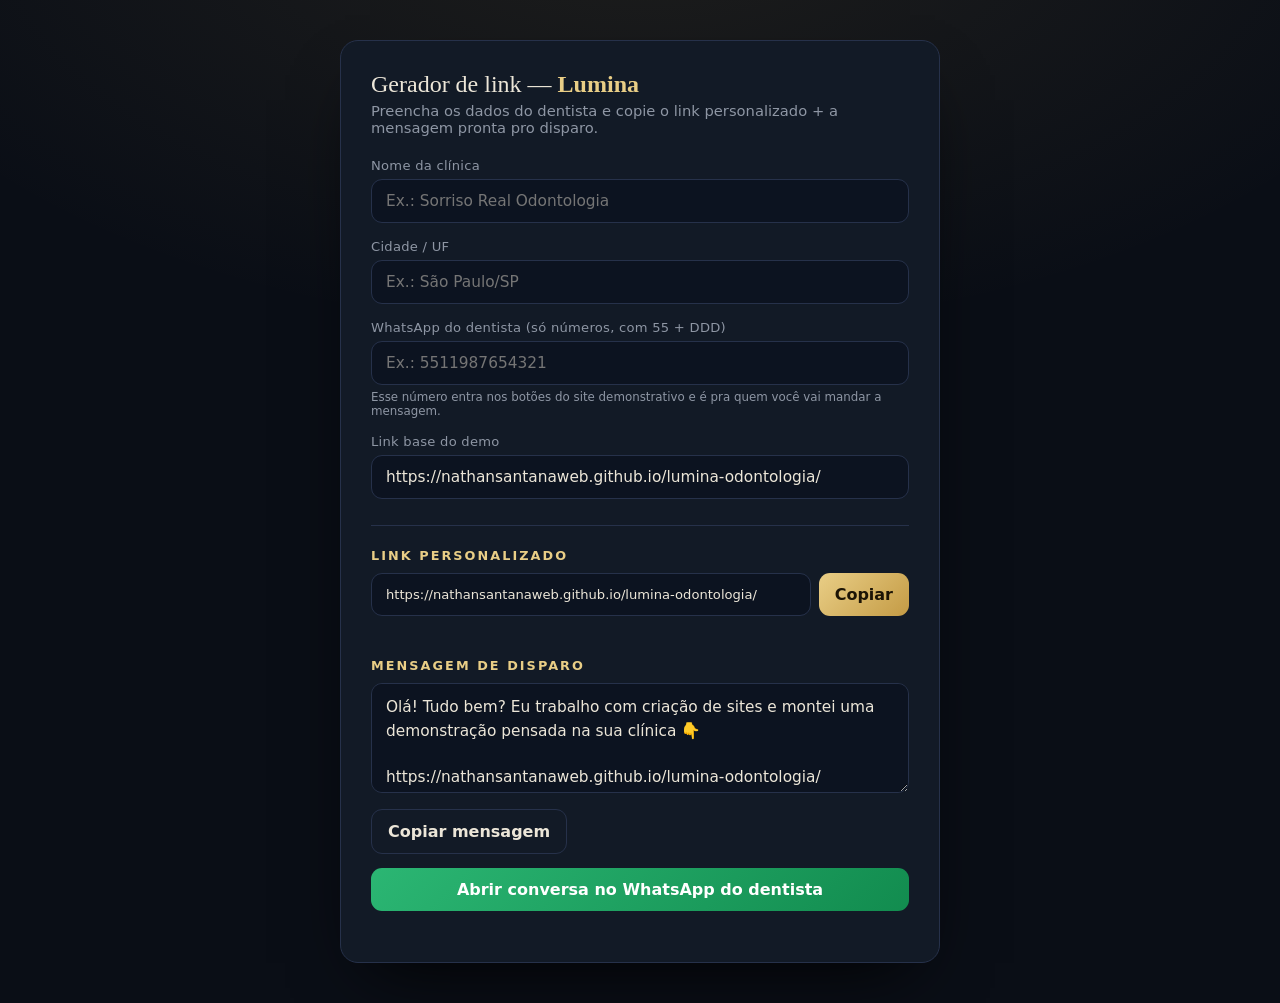
<file: gerador-link.html>
<!DOCTYPE html>
<html lang="pt-BR">
<head>
<meta charset="UTF-8" />
<meta name="viewport" content="width=device-width, initial-scale=1" />
<title>Gerador de link — Lumina (uso interno)</title>
<meta name="robots" content="noindex" />
<style>
  :root{ --ink:#0A0E16; --painel:#121a26; --borda:#26314a; --ouro:#E9CE86; --ouro2:#C49B45; --txt:#ECE6D8; --suave:#8E96A4; }
  *{ box-sizing:border-box; }
  body{ margin:0; min-height:100vh; font-family:system-ui,"Segoe UI",Roboto,sans-serif; color:var(--txt);
    background:radial-gradient(120% 80% at 50% -10%, rgba(216,180,95,.10), transparent 55%), var(--ink);
    display:flex; align-items:flex-start; justify-content:center; padding:40px 16px; }
  .card{ width:100%; max-width:600px; background:var(--painel); border:1px solid var(--borda); border-radius:18px; padding:30px; box-shadow:0 30px 70px -30px #000; }
  h1{ font-family:Georgia,"Times New Roman",serif; font-weight:500; font-size:1.5rem; margin:0 0 4px; }
  h1 b{ color:var(--ouro); }
  p.sub{ color:var(--suave); margin:0 0 22px; font-size:.92rem; }
  label{ display:block; font-size:.82rem; color:var(--suave); margin:16px 0 6px; letter-spacing:.02em; }
  input,textarea{ width:100%; padding:12px 14px; border-radius:11px; border:1px solid var(--borda); background:#0c1320; color:var(--txt); font:inherit; font-size:.96rem; }
  input:focus,textarea:focus{ outline:none; border-color:var(--ouro); }
  textarea{ min-height:110px; resize:vertical; line-height:1.5; }
  .hint{ font-size:.74rem; color:var(--suave); margin-top:5px; }
  .out{ margin-top:26px; padding-top:22px; border-top:1px solid var(--borda); }
  .out h2{ font-size:.8rem; letter-spacing:.16em; text-transform:uppercase; color:var(--ouro); margin:0 0 10px; }
  .linkbox{ display:flex; gap:8px; } .linkbox input{ font-size:.82rem; }
  .btn{ border:none; cursor:pointer; border-radius:11px; padding:12px 16px; font:inherit; font-weight:600; white-space:nowrap; transition:transform .2s, filter .2s; }
  .btn:hover{ transform:translateY(-1px); }
  .btn.ouro{ background:linear-gradient(135deg,var(--ouro),var(--ouro2)); color:#1c1405; }
  .btn.linha{ background:transparent; border:1px solid var(--borda); color:var(--txt); }
  .btn.zap{ background:linear-gradient(135deg,#2bb673,#128c4f); color:#fff; width:100%; margin-top:14px; }
  .row{ display:flex; gap:8px; margin-top:12px; flex-wrap:wrap; }
  .ok{ color:#7ee0a0; font-size:.78rem; min-height:1em; margin-top:8px; }
</style>
</head>
<body>
<div class="card">
  <h1>Gerador de link — <b>Lumina</b></h1>
  <p class="sub">Preencha os dados do dentista e copie o link personalizado + a mensagem pronta pro disparo.</p>

  <label for="clinica">Nome da clínica</label>
  <input id="clinica" placeholder="Ex.: Sorriso Real Odontologia" autocomplete="off" />

  <label for="cidade">Cidade / UF</label>
  <input id="cidade" placeholder="Ex.: São Paulo/SP" autocomplete="off" />

  <label for="whats">WhatsApp do dentista (só números, com 55 + DDD)</label>
  <input id="whats" placeholder="Ex.: 5511987654321" inputmode="numeric" autocomplete="off" />
  <div class="hint">Esse número entra nos botões do site demonstrativo e é pra quem você vai mandar a mensagem.</div>

  <label for="base">Link base do demo</label>
  <input id="base" value="https://nathansantanaweb.github.io/lumina-odontologia/" autocomplete="off" />

  <div class="out">
    <h2>Link personalizado</h2>
    <div class="linkbox">
      <input id="link" readonly />
      <button class="btn ouro" id="copiarLink">Copiar</button>
    </div>
    <div class="ok" id="okLink"></div>

    <h2 style="margin-top:22px">Mensagem de disparo</h2>
    <textarea id="msg"></textarea>
    <div class="row">
      <button class="btn linha" id="copiarMsg">Copiar mensagem</button>
    </div>
    <button class="btn zap" id="abrirZap">Abrir conversa no WhatsApp do dentista</button>
    <div class="ok" id="okMsg"></div>
  </div>
</div>

<script>
(function(){
  "use strict";
  var $ = function(id){ return document.getElementById(id); };
  function clean(s){ return (s||"").replace(/[<>]/g,"").trim(); }

  function gerar(){
    var clinica = clean($("clinica").value);
    var cidade  = clean($("cidade").value);
    var whats   = ($("whats").value||"").replace(/\D/g,"");
    var base    = $("base").value.trim().replace(/\?.*$/,"");

    var params = [];
    if (clinica) params.push("nome=" + encodeURIComponent(clinica));
    if (cidade)  params.push("cidade=" + encodeURIComponent(cidade));
    if (whats)   params.push("whats=" + whats);
    var link = base + (params.length ? "?" + params.join("&") : "");
    $("link").value = link;

    var nomeMostra = clinica || "sua clínica";
    var msg = "Olá! Tudo bem? Eu trabalho com criação de sites e montei uma demonstração pensada na " + nomeMostra + " 👇\n\n"
            + link + "\n\n"
            + "É só um exemplo — dá pra ajustar cores, textos e fotos. Se gostar, a gente conversa sem compromisso. Abraço!";
    $("msg").value = msg;
  }

  function flash(el){ el.textContent = "Copiado!"; setTimeout(function(){ el.textContent=""; }, 1600); }
  function copiar(texto, okEl){
    if (navigator.clipboard) navigator.clipboard.writeText(texto).then(function(){ flash(okEl); });
    else { var t=document.createElement("textarea"); t.value=texto; document.body.appendChild(t); t.select(); document.execCommand("copy"); t.remove(); flash(okEl); }
  }

  ["clinica","cidade","whats","base"].forEach(function(id){ $(id).addEventListener("input", gerar); });
  $("copiarLink").addEventListener("click", function(){ copiar($("link").value, $("okLink")); });
  $("copiarMsg").addEventListener("click", function(){ copiar($("msg").value, $("okMsg")); });
  $("abrirZap").addEventListener("click", function(){
    var whats = ($("whats").value||"").replace(/\D/g,"");
    if (!whats){ $("okMsg").textContent = "Preencha o WhatsApp do dentista."; return; }
    window.open("https://wa.me/" + whats + "?text=" + encodeURIComponent($("msg").value), "_blank", "noopener");
  });

  gerar();
})();
</script>
</body>
</html>
</file>
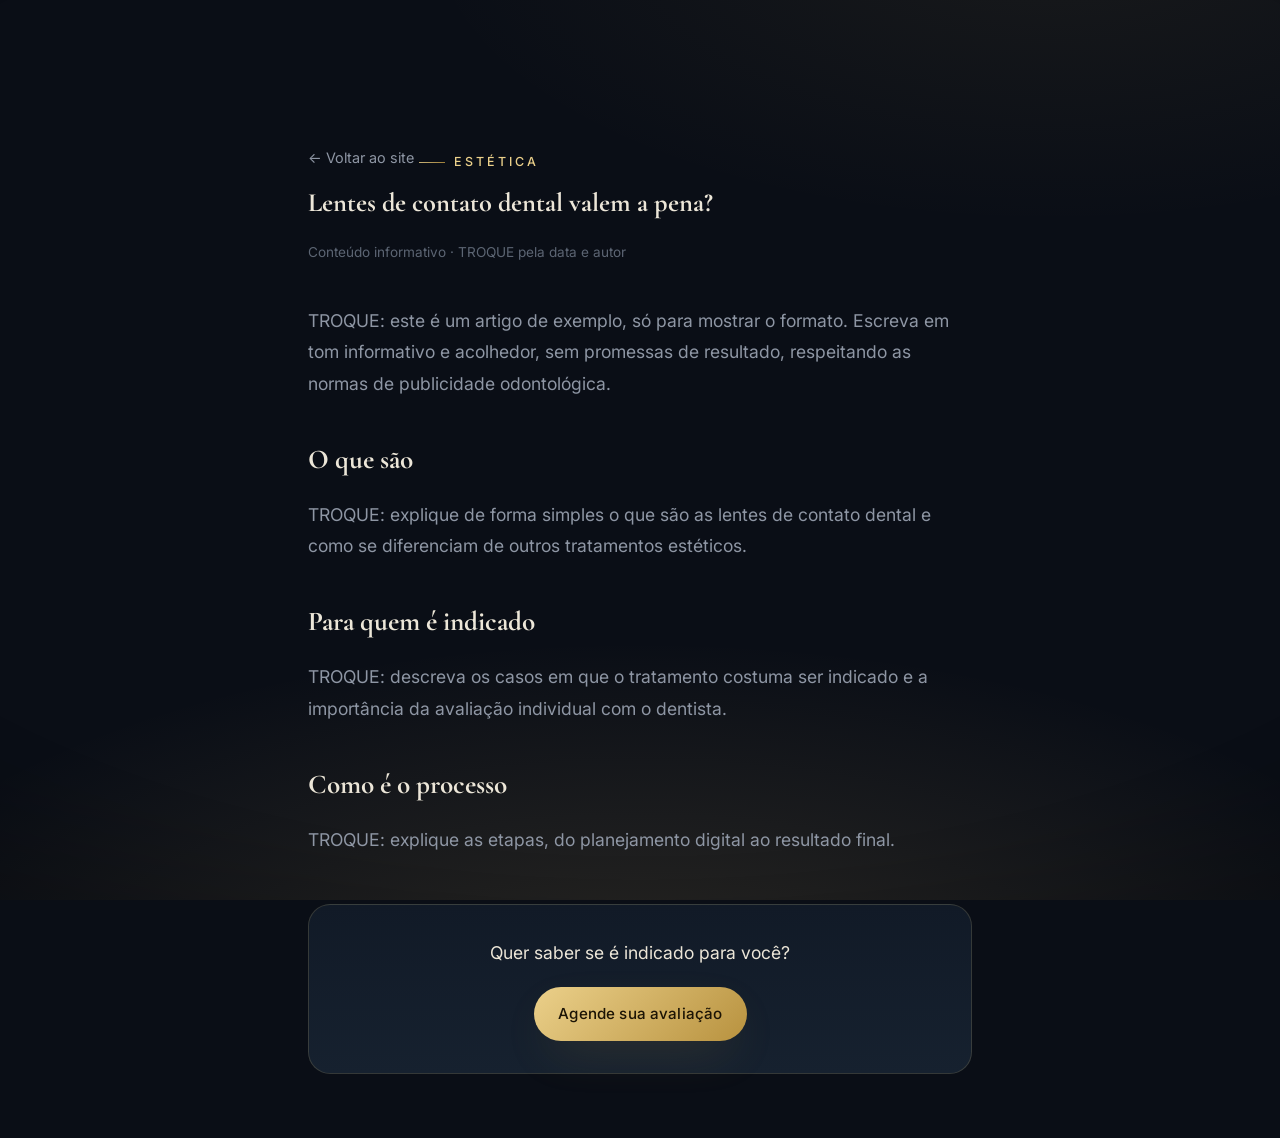
<file: artigos/exemplo.html>
<!DOCTYPE html>
<html lang="pt-BR">
<head>
<meta charset="UTF-8" />
<meta name="viewport" content="width=device-width, initial-scale=1" />
<title>Lentes de contato dental valem a pena? — Lumina Odontologia</title>
<meta name="description" content="Entenda o que são as lentes de contato dental, para quem indicam e como é o processo." />
<meta name="robots" content="noindex" />
<meta name="theme-color" content="#0A0E16" />
<link rel="icon" type="image/svg+xml" href="data:image/svg+xml,%3Csvg xmlns='http://www.w3.org/2000/svg' viewBox='0 0 64 64'%3E%3Crect width='64' height='64' rx='15' fill='%230A0E16'/%3E%3Ctext x='32' y='34' text-anchor='middle' dominant-baseline='central' font-family='Georgia,serif' font-size='38' fill='%23EBD08A'%3EL%3C/text%3E%3C/svg%3E" />
<link rel="preconnect" href="https://fonts.googleapis.com" />
<link rel="preconnect" href="https://fonts.gstatic.com" crossorigin />
<link href="https://fonts.googleapis.com/css2?family=Cormorant+Garamond:ital,wght@0,400;0,500;0,600;1,500;1,600&family=Inter:wght@300;400;500;600&display=swap" rel="stylesheet" />
<link rel="stylesheet" href="../assets/css/tokens.css" />
<link rel="stylesheet" href="../assets/css/styles.css" />
<style>
  .article-page{ max-width:760px; margin-inline:auto; padding:120px var(--gutter) 4rem; }
  .article-page .back{ color:var(--mist); font-size:.9rem; }
  .article-page .back:hover{ color:var(--gold-1); }
  .article-page .cat{ margin-top:2rem; }
  .article-page h1{ font-family:var(--font-display); font-size:clamp(2rem,1.4rem+3vw,3.4rem); line-height:1.1; margin:1rem 0 1.4rem; color:var(--ivory); }
  .article-page .meta{ color:var(--mist-dim); font-size:.85rem; margin-bottom:2.5rem; }
  .article-page p{ color:var(--mist); line-height:1.8; margin-bottom:1.3rem; }
  .article-page h2{ font-family:var(--font-display); font-size:1.7rem; color:var(--ivory); margin:2.4rem 0 1rem; }
  .article-page .cta-band{ margin-top:3rem; padding:2rem; border:1px solid var(--glass-line); border-radius:var(--radius-lg); text-align:center; background:linear-gradient(180deg,var(--ink-soft),var(--ink-2)); }
</style>
</head>
<body>
<div class="atmosphere" aria-hidden="true"></div>
<div class="vignette" aria-hidden="true"></div>

<article class="article-page">
  <a class="back" href="../index.html#conteudo">← Voltar ao site</a>
  <span class="eyebrow cat">Estética</span>
  <h1>Lentes de contato dental valem a pena?</h1>
  <p class="meta">Conteúdo informativo · TROQUE pela data e autor</p>

  <p>TROQUE: este é um artigo de exemplo, só para mostrar o formato. Escreva em tom informativo e
  acolhedor, sem promessas de resultado, respeitando as normas de publicidade odontológica.</p>

  <h2>O que são</h2>
  <p>TROQUE: explique de forma simples o que são as lentes de contato dental e como se diferenciam
  de outros tratamentos estéticos.</p>

  <h2>Para quem é indicado</h2>
  <p>TROQUE: descreva os casos em que o tratamento costuma ser indicado e a importância da avaliação
  individual com o dentista.</p>

  <h2>Como é o processo</h2>
  <p>TROQUE: explique as etapas, do planejamento digital ao resultado final.</p>

  <div class="cta-band">
    <p style="color:var(--ivory);margin-bottom:1.2rem">Quer saber se é indicado para você?</p>
    <a class="btn btn--gold" href="../index.html#agendar">Agende sua avaliação</a>
  </div>
</article>
</body>
</html>
</file>
<file: assets/css/tokens.css>
/* ============================================================
   LUMINA ODONTOLOGIA — Design Tokens
   Tema: luxo cinematográfico. Conceito: "luz como material" —
   um consultório escuro no qual você desce em direção à luz.
   ============================================================ */
:root{
  /* — Base (grafite-noite) — */
  --ink:        #0A0E16;   /* fundo base, quase preto azulado */
  --ink-soft:   #111A27;   /* estratos / painéis levemente elevados */
  --ink-2:      #16212F;   /* cards / superfícies */
  --ink-line:   #283447;   /* linhas e bordas sutis (visíveis) */

  /* — Dourado (champagne → ouro-velho) — */
  --gold:       #D8B45F;   /* dourado de marca */
  --gold-1:     #EBD08A;   /* realce claro */
  --gold-2:     #B8923F;   /* fim do gradiente / sombra */
  --gold-grad:  linear-gradient(135deg, var(--gold-1), var(--gold-2));

  /* — Texto — */
  --ivory:      #ECE6D8;   /* texto primário (marfim, não branco puro) */
  --mist:       #8E96A4;   /* texto secundário (cinza-azulado) */
  --mist-dim:   #5C6573;   /* legendas / baixíssima ênfase */

  /* — Luz (atmosfera) — */
  --glow-warm:  rgba(240, 201, 122, .16);  /* bloom dourado quente */
  --glow-soft:  rgba(216, 180, 95, .07);

  /* — Vidro — */
  --glass:      rgba(16, 22, 33, .55);
  --glass-2:    rgba(20, 28, 41, .72);
  --glass-line: rgba(235, 208, 138, .16);   /* fio dourado no vidro */

  /* — Tipografia — */
  --font-display: "Cormorant Garamond", Cormorant, Georgia, "Times New Roman", serif;
  --font-body:    "Inter", system-ui, -apple-system, "Segoe UI", Roboto, sans-serif;

  --fs-eyebrow: clamp(.7rem, .67rem + .15vw, .78rem);
  --fs-body:    clamp(1rem, .96rem + .22vw, 1.1rem);
  --fs-lead:    clamp(1.15rem, 1.04rem + .55vw, 1.45rem);
  --fs-h3:      clamp(1.35rem, 1.15rem + .9vw, 1.95rem);
  --fs-h2:      clamp(1.9rem, 1.45rem + 2.2vw, 3.3rem);
  --fs-display: clamp(2.3rem, 1.5rem + 3.5vw, 4.7rem);

  --tracking-eyebrow: .24em;
  --leading-tight: 1.04;

  /* — Espaço & forma — */
  --space-section: clamp(3.25rem, 2.6rem + 3vw, 5.25rem);
  --radius:    14px;
  --radius-lg: 22px;
  --maxw:      1200px;
  --gutter:    clamp(1.2rem, .7rem + 3vw, 3rem);

  /* — Sombra & profundidade — */
  --shadow-soft: 0 24px 70px -24px rgba(0,0,0,.65);
  --shadow-gold: 0 18px 50px -18px rgba(184,146,63,.32);

  /* — Movimento — */
  --ease: cubic-bezier(.22,.61,.36,1);
  --ease-out: cubic-bezier(.16,1,.3,1);
  --dur: .7s;

  /* progresso do scroll (atualizado via JS, 0 → 1) */
  --progress: 0;
}

@media (prefers-reduced-motion: reduce){
  :root{ --dur: .001s; }
}
</file>
<file: assets/css/styles.css>
/* ============================================================
   LUMINA ODONTOLOGIA — Estilos base (fundação / M1)
   Seções de conteúdo entram no styles-sections.css (M2).
   ============================================================ */

/* ---------- Reset ---------- */
*,*::before,*::after{ box-sizing:border-box; margin:0; padding:0; }
html{ -webkit-text-size-adjust:100%; overflow-x:hidden; }
body{
  font-family:var(--font-body);
  font-size:var(--fs-body);
  line-height:1.65;
  color:var(--ivory);
  background:var(--ink);
  overflow-x:hidden;
  position:relative;
  min-height:100vh;
  -webkit-font-smoothing:antialiased;
  text-rendering:optimizeLegibility;
}
img,svg,canvas{ display:block; max-width:100%; }
a{ color:inherit; text-decoration:none; }
button{ font:inherit; color:inherit; background:none; border:none; cursor:pointer; }
ul{ list-style:none; }
:focus-visible{ outline:2px solid var(--gold-1); outline-offset:3px; border-radius:4px; }
::selection{ background:rgba(216,180,95,.28); color:var(--ivory); }

/* ---------- Cena 3D (canvas fixo, atrás do conteúdo) ---------- */
.scene{ position:fixed; inset:0; z-index:-2; width:100%; height:100%; display:block; }

/* Quando o 3D está ativo: o glow do hero vem da cena; texto ganha sombra p/ legibilidade */
.has-3d .hero__glow{ display:none; }
.has-3d .h-display,
.has-3d .h2,
.has-3d .h3,
.has-3d .eyebrow,
.has-3d .lead{ text-shadow:0 2px 30px rgba(0,0,0,.6); }
/* scrim suave atrás do conteúdo do hero, pra a headline destacar da cena */
.has-3d .hero::after{
  content:""; position:absolute; inset:0; z-index:1; pointer-events:none;
  background:radial-gradient(85% 60% at 30% 74%, rgba(10,14,22,.6), transparent 72%);
}
/* acalma a cena 3D atrás do conteúdo, p/ leitura limpa e profissional */
.has-3d .vignette{
  background:linear-gradient(rgba(8,11,18,.34), rgba(8,11,18,.34)),
            radial-gradient(135% 100% at 50% 38%, transparent 48%, rgba(0,0,0,.62) 100%);
}

/* ---------- Atmosfera cinematográfica (fixa, atrás do canvas) ---------- */
.atmosphere{
  position:fixed; inset:0; z-index:-3; pointer-events:none;
  background:
    radial-gradient(120% 80% at 50% 116%, var(--glow-warm) 0%, transparent 56%),
    radial-gradient(90% 60% at 82% -8%, var(--glow-soft) 0%, transparent 55%),
    var(--ink);
}
.vignette{
  position:fixed; inset:0; z-index:-1; pointer-events:none;
  background:radial-gradient(130% 100% at 50% 40%, transparent 55%, rgba(0,0,0,.55) 100%);
}
.grain{
  position:fixed; inset:0; z-index:140; pointer-events:none; opacity:.035;
  background-image:url("data:image/svg+xml,%3Csvg xmlns='http://www.w3.org/2000/svg' width='160' height='160'%3E%3Cfilter id='n'%3E%3CfeTurbulence type='fractalNoise' baseFrequency='.9' numOctaves='2' stitchTiles='stitch'/%3E%3C/filter%3E%3Crect width='100%25' height='100%25' filter='url(%23n)'/%3E%3C/svg%3E");
}
@media (prefers-reduced-motion: reduce){ .grain{ display:none; } }

/* ---------- Layout ---------- */
.container{ width:100%; max-width:var(--maxw); margin-inline:auto; padding-inline:var(--gutter); }
.section{ position:relative; padding-block:var(--space-section); }
.section--tight{ padding-block:clamp(2.25rem,1.8rem+2.5vw,3.75rem); }

/* ---------- Tipografia utilitária ---------- */
.eyebrow{
  display:inline-flex; align-items:center; gap:.7em; flex-wrap:wrap; max-width:100%;
  font-size:var(--fs-eyebrow); font-weight:500;
  letter-spacing:var(--tracking-eyebrow); text-transform:uppercase;
  color:var(--gold-1);
}
.eyebrow::before{ content:""; width:26px; height:1px; background:var(--gold-grad); opacity:.85; }
.eyebrow--center::after{ content:""; width:26px; height:1px; background:var(--gold-grad); opacity:.85; }

.h-display{
  font-family:var(--font-display); font-weight:500;
  font-size:var(--fs-display); line-height:var(--leading-tight);
  letter-spacing:-.01em; color:var(--ivory); overflow-wrap:break-word; text-wrap:balance;
}
.h2{
  font-family:var(--font-display); font-weight:500;
  font-size:var(--fs-h2); line-height:1.08; letter-spacing:-.01em; color:var(--ivory);
  overflow-wrap:break-word; text-wrap:balance;
}
.h3{ font-family:var(--font-display); font-weight:600; font-size:var(--fs-h3); line-height:1.15; text-wrap:balance; }
.lead{ font-size:var(--fs-lead); color:var(--mist); line-height:1.6; font-weight:300; text-wrap:pretty; max-width:68ch; }
.muted{ color:var(--mist); }
.gold-word{ font-style:italic; color:var(--gold-1); }

/* ---------- Botões ---------- */
.btn{
  --pad:.95em 1.6em;
  display:inline-flex; align-items:center; gap:.6em;
  padding:var(--pad); border-radius:100px;
  font-size:.95rem; font-weight:500; letter-spacing:.01em;
  transition:transform var(--dur) var(--ease-out), box-shadow var(--dur) var(--ease-out),
             background-color var(--dur) var(--ease), color var(--dur) var(--ease);
  will-change:transform;
}
.btn--gold{ background:var(--gold-grad); color:#1c1405; box-shadow:var(--shadow-gold); }
.btn--gold:hover{ transform:translateY(-2px); box-shadow:0 22px 60px -16px rgba(184,146,63,.5); }
.btn--ghost{ border:1px solid var(--glass-line); color:var(--ivory); }
.btn--ghost:hover{ border-color:var(--gold-1); transform:translateY(-2px); }
.btn__ico{ width:1.05em; height:1.05em; }

/* ---------- Fio de luz (assinatura + progresso de scroll) ---------- */
.thread{
  position:fixed; top:0; left:max(1.4rem, 4vw); width:1px; height:100vh; z-index:60;
  background:linear-gradient(to bottom, transparent, var(--ink-line) 12%, var(--ink-line) 88%, transparent);
  pointer-events:none;
}
.thread__fill{
  position:absolute; top:0; left:50%; transform:translateX(-50%) scaleY(var(--progress));
  transform-origin:top; width:1.5px; height:100%;
  background:linear-gradient(to bottom, transparent, var(--gold-1) 14%, var(--gold-2) 90%, transparent);
  box-shadow:0 0 14px 1px rgba(235,208,138,.45);
}
.thread__node{
  position:absolute; left:50%; top:calc(var(--progress) * 100%);
  width:7px; height:7px; border-radius:50%; transform:translate(-50%,-50%);
  background:var(--gold-1); box-shadow:0 0 18px 4px rgba(235,208,138,.6);
}
@media (max-width:900px){ .thread{ display:none; } }

/* ---------- Navegação ---------- */
.nav{
  position:fixed; inset:0 0 auto 0; z-index:80;
  transition:background-color var(--dur) var(--ease), backdrop-filter var(--dur) var(--ease),
             border-color var(--dur) var(--ease);
  border-bottom:1px solid transparent;
}
.nav.is-scrolled{
  background:var(--glass); backdrop-filter:blur(14px) saturate(1.1);
  -webkit-backdrop-filter:blur(14px) saturate(1.1);
  border-bottom-color:var(--ink-line);
}
.nav__inner{ display:flex; align-items:center; justify-content:space-between; gap:1.5rem; height:74px; }
.nav__brand{ display:flex; align-items:baseline; gap:.5ch; font-family:var(--font-display); font-size:1.5rem; font-weight:600; letter-spacing:.01em; }
.nav__brand b{ color:var(--gold-1); font-weight:600; }
.nav__brand span{ font-size:.62rem; letter-spacing:.32em; text-transform:uppercase; color:var(--mist); font-family:var(--font-body); align-self:center; margin-left:.3ch; }
.nav__links{ display:flex; align-items:center; gap:2rem; }
.nav__links a{ font-size:.92rem; color:var(--mist); transition:color var(--dur) var(--ease); position:relative; }
.nav__links a::after{ content:""; position:absolute; left:0; bottom:-6px; width:0; height:1px; background:var(--gold-grad); transition:width var(--dur) var(--ease-out); }
.nav__links a:hover{ color:var(--ivory); }
.nav__links a:hover::after{ width:100%; }
.nav__right{ display:flex; align-items:center; gap:1.1rem; }
.nav__toggle{ display:none; width:44px; height:44px; align-items:center; justify-content:center; }
.nav__toggle span{ position:relative; width:22px; height:1.5px; background:var(--ivory); transition:.3s var(--ease); }
.nav__toggle span::before,.nav__toggle span::after{ content:""; position:absolute; left:0; width:22px; height:1.5px; background:var(--ivory); transition:.3s var(--ease); }
.nav__toggle span::before{ top:-7px; } .nav__toggle span::after{ top:7px; }
body.menu-open .nav__toggle span{ background:transparent; }
body.menu-open .nav__toggle span::before{ top:0; transform:rotate(45deg); }
body.menu-open .nav__toggle span::after{ top:0; transform:rotate(-45deg); }

/* Menu mobile */
.nav__mobile{
  position:fixed; inset:0; z-index:79; display:flex; flex-direction:column;
  justify-content:center; gap:1.4rem; padding:2rem var(--gutter);
  background:rgba(8,11,18,.96); backdrop-filter:blur(18px);
  opacity:0; visibility:hidden; transform:translateY(-8px);
  transition:opacity .4s var(--ease), transform .4s var(--ease-out), visibility .4s;
}
body.menu-open .nav__mobile{ opacity:1; visibility:visible; transform:none; }
.nav__mobile a{ font-family:var(--font-display); font-size:2rem; color:var(--ivory); }
.nav__mobile a small{ display:block; font-family:var(--font-body); font-size:.7rem; letter-spacing:.2em; text-transform:uppercase; color:var(--gold-2); margin-bottom:.2rem; }

/* ---------- Hero (Estágio 1 — a fachada) ---------- */
.hero{
  position:relative; min-height:100svh; display:flex; align-items:flex-end;
  padding-bottom:clamp(3rem,7vh,7rem); padding-top:120px; overflow:hidden;
}
.hero__glow{
  position:absolute; left:50%; bottom:-32%; width:min(120vw,1100px); aspect-ratio:1;
  transform:translateX(-50%); border-radius:50%; pointer-events:none; z-index:0;
  background:radial-gradient(circle, rgba(240,201,122,.20) 0%, rgba(216,180,95,.06) 40%, transparent 66%);
  filter:blur(6px);
}
.hero__inner{ position:relative; z-index:2; max-width:min(760px, 100%); }
.hero .eyebrow{ margin-bottom:1.6rem; }
.hero__title{ margin-bottom:1.5rem; }
.hero__title .line{ display:block; }
.hero__lead{ max-width:34ch; margin-bottom:2.4rem; }
.hero__cta{ display:flex; flex-wrap:wrap; gap:1rem; align-items:center; }
.hero__scrollcue{
  position:absolute; left:var(--gutter); bottom:1.6rem; z-index:2;
  display:flex; align-items:center; gap:.7rem; color:var(--mist-dim);
  font-size:.72rem; letter-spacing:.22em; text-transform:uppercase;
}
.hero__scrollcue i{ width:1px; height:34px; background:linear-gradient(var(--gold-1),transparent); animation:cue 2.4s var(--ease) infinite; transform-origin:top; }
@keyframes cue{ 0%,100%{ transform:scaleY(.4); opacity:.5; } 50%{ transform:scaleY(1); opacity:1; } }
@media (prefers-reduced-motion: reduce){ .hero__scrollcue i{ animation:none; } }

/* arco (motivo de arcada dental) */
.arch{ width:100%; height:auto; color:var(--gold-2); opacity:.5; }

/* ---------- Reveal on scroll ---------- */
[data-reveal]{ opacity:0; transform:translateY(14px); transition:opacity .8s var(--ease-out), transform .8s var(--ease-out); }
[data-reveal].is-in{ opacity:1; transform:none; }
[data-reveal][data-delay="1"]{ transition-delay:.08s; }
[data-reveal][data-delay="2"]{ transition-delay:.16s; }
[data-reveal][data-delay="3"]{ transition-delay:.24s; }
@media (prefers-reduced-motion: reduce){ [data-reveal]{ opacity:1; transform:none; transition:none; } }

/* ---------- WhatsApp flutuante ---------- */
.wfloat{
  position:fixed; right:clamp(1rem,3vw,2rem); bottom:clamp(1rem,3vw,2rem); z-index:90;
  display:flex; align-items:center; gap:.7rem;
}
.wfloat__btn{
  width:58px; height:58px; border-radius:50%; display:grid; place-items:center;
  background:linear-gradient(145deg,#2bb673,#128c4f); color:#fff;
  box-shadow:0 14px 36px -10px rgba(18,140,79,.6); position:relative;
}
.wfloat__btn svg{ width:30px; height:30px; }
.wfloat__btn::after{ content:""; position:absolute; inset:0; border-radius:50%; border:1.5px solid rgba(43,182,115,.6); animation:pulse 2.6s ease-out infinite; }
@keyframes pulse{ 0%{ transform:scale(1); opacity:.8; } 100%{ transform:scale(1.7); opacity:0; } }
@media (prefers-reduced-motion: reduce){ .wfloat__btn::after{ animation:none; } }

/* ---------- Rodapé ---------- */
.footer{ position:relative; border-top:1px solid var(--ink-line); padding-block:clamp(3rem,4vw,4.5rem) 2rem; margin-top:var(--space-section); }
.footer__grid{ display:grid; grid-template-columns:1.4fr 1fr 1fr; gap:2.5rem; margin-bottom:3rem; }
.footer__brand .nav__brand{ margin-bottom:1rem; }
.footer h4{ font-size:.78rem; letter-spacing:.18em; text-transform:uppercase; color:var(--gold-1); margin-bottom:1.1rem; font-weight:500; }
.footer li{ margin-bottom:.6rem; color:var(--mist); font-size:.95rem; }
.footer a:hover{ color:var(--ivory); }
.footer__base{ display:flex; flex-wrap:wrap; gap:1rem; justify-content:space-between; align-items:center; padding-top:1.6rem; border-top:1px solid var(--ink-line); }
.footer__disclaimer{ font-size:.78rem; color:var(--mist-dim); max-width:62ch; line-height:1.6; }

/* ---------- Acessibilidade ---------- */
.sr-only{ position:absolute; width:1px; height:1px; padding:0; margin:-1px; overflow:hidden; clip:rect(0,0,0,0); white-space:nowrap; border:0; }
.skip{ position:fixed; left:-999px; top:0; z-index:200; background:var(--gold); color:#1c1405; padding:.7em 1.2em; border-radius:0 0 8px 0; }
.skip:focus{ left:0; }

/* ---------- Responsivo ---------- */
@media (max-width:900px){
  .nav__links, .nav__right .btn{ display:none; }
  .nav__toggle{ display:inline-flex; }
  .footer__grid{ grid-template-columns:1fr 1fr; }
}
@media (max-width:560px){
  .footer__grid{ grid-template-columns:1fr; gap:1.8rem; }
  .hero{ padding-top:100px; }
  .eyebrow{ letter-spacing:.16em; }
}
</file>
<file: assets/css/styles-sections.css>
/* ============================================================
   LUMINA ODONTOLOGIA — Seções de conteúdo (M2)
   Depende de tokens.css + styles.css.
   ============================================================ */

/* ---------- Primitivos compartilhados ---------- */
.section-head{ max-width:60ch; margin-bottom:clamp(1.75rem,1.3rem+1.6vw,2.6rem); }
.section-head .h2{ margin-block:.7rem .85rem; }
.section-head .lead{ max-width:56ch; }
.section--center .section-head{ margin-inline:auto; text-align:center; }
.section--center .eyebrow{ justify-content:center; }

.ico{ width:1em; height:1em; fill:none; stroke:currentColor; stroke-width:1.6; stroke-linecap:round; stroke-linejoin:round; }

.grid{ display:grid; gap:clamp(1rem,.6rem+1.4vw,1.6rem); }
.grid--2{ grid-template-columns:repeat(2,1fr); }
.grid--3{ grid-template-columns:repeat(3,1fr); }
.grid--4{ grid-template-columns:repeat(4,1fr); }

/* Card base (vidro com fio dourado) — flex column, compacto */
.card{
  position:relative; display:flex; flex-direction:column; align-items:flex-start;
  padding:clamp(1.3rem,1.05rem+.9vw,1.7rem);
  background:#172331;
  border:1px solid #2c3a4e; border-radius:var(--radius-lg);
  box-shadow:0 16px 34px -24px rgba(0,0,0,.9);
  transition:transform var(--dur) var(--ease-out), border-color var(--dur) var(--ease),
             box-shadow var(--dur) var(--ease-out);
}
.card:hover{ transform:translateY(-4px); border-color:var(--glass-line); box-shadow:var(--shadow-soft); }
.card__ico{
  display:grid; place-items:center; width:46px; height:46px; margin-bottom:.85rem; flex:none;
  border-radius:12px; color:var(--gold-1); font-size:23px;
  background:radial-gradient(120% 120% at 30% 20%, rgba(235,208,138,.16), rgba(184,146,63,.05));
  border:1px solid var(--glass-line);
}
.card h3{ font-family:var(--font-display); font-size:var(--fs-h3); font-weight:600; line-height:1.15; margin:0 0 .4rem; color:var(--ivory); }
.card p{ color:var(--mist); font-size:.95rem; line-height:1.58; margin:0; }
.card__tag{ position:absolute; top:1.1rem; right:1.2rem; font-size:.7rem; letter-spacing:.14em; text-transform:uppercase; color:var(--gold-2); }

/* ---------- A Clínica + Stats ---------- */
.clinica__grid{ display:grid; grid-template-columns:1.1fr .9fr; gap:clamp(2rem,1rem+4vw,4.5rem); align-items:center; }
.stats{ display:grid; grid-template-columns:repeat(2,1fr); gap:1.6rem; }
.stat{ padding:1.4rem 1.2rem; border:1px solid var(--ink-line); border-radius:var(--radius); background:var(--ink-soft); }
.stat__num{ font-family:var(--font-display); font-size:clamp(2.2rem,1.6rem+2vw,3.2rem); font-weight:600; line-height:1; color:var(--gold-1); }
.stat__num small{ color:var(--gold-2); font-size:.5em; }
.stat__label{ display:block; margin-top:.5rem; color:var(--mist); font-size:.86rem; }

/* ---------- Tratamentos ---------- */
.treat__num{ display:none; }
.treat__link{ display:inline-flex; align-items:center; gap:.45em; margin-top:.9rem; color:var(--gold-1); font-size:.86rem; font-weight:500; opacity:0; transform:translateY(4px); transition:opacity var(--dur) var(--ease), transform var(--dur) var(--ease-out); }
.treat:hover .treat__link{ opacity:1; transform:none; }
@media (hover:none){ .treat__link{ opacity:1; transform:none; } }

/* ---------- Quiz ---------- */
.quiz{
  max-width:760px; margin-inline:auto; padding:clamp(1.6rem,1rem+2.5vw,2.8rem);
  border:1px solid var(--glass-line); border-radius:var(--radius-lg);
  background:linear-gradient(165deg, rgba(20,28,41,.9), rgba(12,17,26,.92));
  box-shadow:var(--shadow-soft);
}
.quiz__bar{ height:3px; border-radius:3px; background:var(--ink-line); overflow:hidden; margin-bottom:1.8rem; }
.quiz__bar i{ display:block; height:100%; width:33%; background:var(--gold-grad); transition:width .5s var(--ease-out); }
.quiz__step{ display:none; }
.quiz__step.is-active{ display:block; animation:qfade .5s var(--ease-out); }
@keyframes qfade{ from{ opacity:0; transform:translateY(10px); } to{ opacity:1; transform:none; } }
.quiz__q{ font-family:var(--font-display); font-size:clamp(1.4rem,1.1rem+1.4vw,2rem); margin-bottom:1.3rem; color:var(--ivory); }
.quiz__opts{ display:grid; gap:.7rem; }
.quiz__opt{ text-align:left; padding:1rem 1.2rem; border:1px solid var(--ink-line); border-radius:12px; color:var(--ivory); background:var(--ink-soft); transition:border-color var(--dur) var(--ease), background-color var(--dur) var(--ease), transform .2s var(--ease-out); display:flex; align-items:center; gap:.8rem; }
.quiz__opt:hover{ border-color:var(--gold-1); transform:translateX(4px); }
.quiz__opt b{ font-weight:500; }
.quiz__opt span{ color:var(--mist); font-size:.9rem; }
.quiz__nav{ margin-top:1.4rem; display:flex; justify-content:space-between; align-items:center; }
.quiz__back{ color:var(--mist); font-size:.9rem; }
.quiz__back:hover{ color:var(--ivory); }
.quiz__result{ text-align:center; }
.quiz__result .pill{ display:inline-block; margin:.4rem 0 1rem; padding:.5em 1.2em; border-radius:100px; border:1px solid var(--glass-line); color:var(--gold-1); font-size:.85rem; letter-spacing:.04em; }
.quiz__result h3{ font-family:var(--font-display); font-size:clamp(1.8rem,1.3rem+2vw,2.8rem); margin-bottom:.6rem; }

/* ---------- Ambiente / galeria + tour ---------- */
.gallery{ display:grid; grid-template-columns:repeat(3,1fr); gap:1rem; }
.shot{ position:relative; aspect-ratio:4/5; border-radius:var(--radius); overflow:hidden; border:1px solid var(--ink-line);
  background:linear-gradient(150deg, #16202f, #0d1420); display:grid; place-items:center; color:var(--mist-dim); }
.shot--wide{ grid-column:span 2; aspect-ratio:16/10; }
.shot__ph{ display:flex; flex-direction:column; align-items:center; gap:.5rem; font-size:.78rem; letter-spacing:.12em; text-transform:uppercase; }
.shot__ph .ico{ font-size:30px; color:var(--gold-2); }
.tour{ position:relative; }
.tour__play{ position:absolute; inset:0; display:grid; place-items:center; }
.tour__play b{ width:74px; height:74px; border-radius:50%; display:grid; place-items:center; background:var(--gold-grad); color:#1c1405; box-shadow:var(--shadow-gold); transition:transform var(--dur) var(--ease-out); }
.tour:hover .tour__play b{ transform:scale(1.08); }

/* ---------- Antes & Depois ---------- */
.ba{ max-width:760px; margin-inline:auto; }
.ba__stage{ position:relative; aspect-ratio:16/10; border-radius:var(--radius-lg); overflow:hidden; border:1px solid var(--ink-line); user-select:none; touch-action:pan-y; }
.ba__img{ position:absolute; inset:0; display:grid; place-items:center; font-family:var(--font-display); font-size:1.6rem; letter-spacing:.05em; }
.ba__after{ background:linear-gradient(140deg,#1a2740,#0f1a2c); color:var(--gold-1); }
.ba__before{ background:linear-gradient(140deg,#241f1a,#16110c); color:var(--mist); clip-path:inset(0 50% 0 0); }
.ba__label{ position:absolute; bottom:1rem; padding:.35em .9em; border-radius:100px; font-family:var(--font-body); font-size:.72rem; letter-spacing:.14em; text-transform:uppercase; background:rgba(8,11,18,.6); border:1px solid var(--glass-line); }
.ba__label--b{ left:1rem; color:var(--mist); } .ba__label--a{ right:1rem; color:var(--gold-1); }
.ba__handle{ position:absolute; top:0; bottom:0; left:50%; width:2px; background:var(--gold-1); box-shadow:0 0 16px rgba(235,208,138,.6); transform:translateX(-50%); }
.ba__grip{ position:absolute; top:50%; left:50%; transform:translate(-50%,-50%); width:42px; height:42px; border-radius:50%; background:var(--gold-grad); color:#1c1405; display:grid; place-items:center; cursor:ew-resize; box-shadow:var(--shadow-gold); }
.ba__range{ position:absolute; inset:0; width:100%; height:100%; opacity:0; cursor:ew-resize; margin:0; }

/* ---------- Avaliações Google ---------- */
.reviews__head{ display:flex; flex-wrap:wrap; align-items:center; gap:1rem 1.6rem; margin-bottom:2.2rem; }
.reviews__score{ display:flex; align-items:center; gap:.8rem; }
.reviews__score b{ font-family:var(--font-display); font-size:2.6rem; color:var(--gold-1); line-height:1; }
.stars{ color:var(--gold-1); letter-spacing:2px; font-size:1rem; }
.review p{ margin-bottom:1.2rem; color:var(--ivory); font-size:.98rem; line-height:1.6; }
.review__who{ display:flex; align-items:center; gap:.8rem; }
.avatar{ width:42px; height:42px; border-radius:50%; display:grid; place-items:center; font-family:var(--font-display); font-weight:600; color:#1c1405; background:var(--gold-grad); }
.review__who b{ display:block; font-weight:500; font-size:.92rem; } .review__who span{ color:var(--mist-dim); font-size:.78rem; }

/* ---------- Equipe ---------- */
.member{ text-align:center; }
.member__photo{ width:108px; height:108px; border-radius:50%; margin:0 auto 1.1rem; display:grid; place-items:center; color:var(--gold-2); background:radial-gradient(120% 120% at 35% 25%, #1c2940, #0d1420); border:1px solid var(--glass-line); }
.member__photo .ico{ font-size:40px; }
.member h3{ font-size:1.3rem; }
.member__role{ color:var(--gold-1); font-size:.78rem; letter-spacing:.1em; text-transform:uppercase; margin-top:.3rem; }
.member__spec{ color:var(--mist); font-size:.9rem; margin-top:.55rem; }

/* ---------- Conteúdo / Artigos ---------- */
.article{ display:flex; flex-direction:column; overflow:hidden; padding:0; }
.article__cover{ aspect-ratio:16/10; display:grid; place-items:center; color:var(--gold-2); background:linear-gradient(150deg,#172230,#0e1622); border-bottom:1px solid var(--ink-line); }
.article__body{ padding:1.4rem 1.5rem 1.7rem; }
.article__cat{ font-size:.72rem; letter-spacing:.14em; text-transform:uppercase; color:var(--gold-2); }
.article h3{ font-size:1.25rem; margin:.5rem 0 .8rem; }
.article__link{ color:var(--gold-1); font-size:.86rem; font-weight:500; }

/* ---------- Localização ---------- */
.local__grid{ display:grid; grid-template-columns:1.1fr .9fr; gap:clamp(1.6rem,1rem+3vw,3rem); align-items:stretch; }
.map{ min-height:320px; border-radius:var(--radius-lg); border:1px solid var(--ink-line); overflow:hidden; position:relative; background:#0c1320; }
.map svg{ width:100%; height:100%; display:block; }
.local__info h3{ font-family:var(--font-display); font-size:var(--fs-h3); margin-bottom:1rem; }
.hours{ width:100%; border-collapse:collapse; margin:1.2rem 0; }
.hours td{ padding:.55rem 0; border-bottom:1px solid var(--ink-line); color:var(--mist); font-size:.92rem; }
.hours td:last-child{ text-align:right; color:var(--ivory); }
.local__cta{ display:flex; flex-wrap:wrap; gap:.8rem; margin-top:1.2rem; }

/* ---------- Agendamento (form) ---------- */
.book{ max-width:680px; margin-inline:auto; padding:clamp(1.6rem,1rem+2.5vw,2.6rem); border:1px solid var(--glass-line); border-radius:var(--radius-lg); background:linear-gradient(165deg, rgba(20,28,41,.92), rgba(12,17,26,.94)); box-shadow:var(--shadow-soft); }
.field{ margin-bottom:1.2rem; }
.field label{ display:block; font-size:.82rem; color:var(--mist); margin-bottom:.5rem; letter-spacing:.02em; }
.field input, .field select{
  width:100%; padding:.85rem 1rem; border-radius:11px; border:1px solid var(--ink-line);
  background:#0c1320; color:var(--ivory); font:inherit; font-size:.98rem; transition:border-color var(--dur) var(--ease);
}
.field input:focus, .field select:focus{ outline:none; border-color:var(--gold-1); }
.field--row{ display:grid; grid-template-columns:1fr 1fr; gap:1rem; }
.book__submit{ width:100%; justify-content:center; margin-top:.4rem; }
.book__hint{ text-align:center; color:var(--mist-dim); font-size:.8rem; margin-top:.9rem; }

/* ---------- FAQ ---------- */
.faq{ max-width:780px; margin-inline:auto; }
.faq__item{ border-bottom:1px solid var(--ink-line); }
.faq__item summary{ display:flex; justify-content:space-between; align-items:center; gap:1rem; cursor:pointer; padding:1.3rem 0; font-family:var(--font-display); font-size:clamp(1.1rem,1rem+.5vw,1.4rem); color:var(--ivory); list-style:none; }
.faq__item summary::-webkit-details-marker{ display:none; }
.faq__item summary .plus{ flex:none; width:24px; height:24px; position:relative; transition:transform var(--dur) var(--ease); }
.faq__item summary .plus::before, .faq__item summary .plus::after{ content:""; position:absolute; top:50%; left:50%; width:13px; height:1.5px; background:var(--gold-1); transform:translate(-50%,-50%); }
.faq__item summary .plus::after{ transform:translate(-50%,-50%) rotate(90deg); transition:opacity var(--dur) var(--ease); }
.faq__item[open] summary .plus::after{ opacity:0; }
.faq__a{ padding:0 0 1.4rem; color:var(--mist); line-height:1.7; max-width:64ch; }

/* ---------- CTA final ---------- */
.cta{ position:relative; text-align:center; padding:clamp(3.5rem,2.5rem+6vw,6rem) clamp(1.2rem,1rem+3vw,3rem); border-radius:var(--radius-lg);
  border:1px solid var(--glass-line); overflow:hidden;
  background:radial-gradient(120% 120% at 50% 0%, rgba(184,146,63,.16), transparent 60%), linear-gradient(180deg, var(--ink-soft), var(--ink-2)); }
.cta .h2{ max-width:18ch; margin-inline:auto; }
.cta__sub{ max-width:48ch; margin:1rem auto 2rem; }
.cta__row{ display:flex; flex-wrap:wrap; gap:1rem; justify-content:center; }
.cta__promo{ display:inline-block; margin-bottom:1.4rem; padding:.4em 1.1em; border-radius:100px; border:1px solid var(--glass-line); color:var(--gold-1); font-size:.8rem; letter-spacing:.08em; text-transform:uppercase; }

/* ---------- Responsivo ---------- */
@media (max-width:900px){
  .grid--4{ grid-template-columns:repeat(2,1fr); }
  .grid--3{ grid-template-columns:repeat(2,1fr); }
  .clinica__grid, .local__grid{ grid-template-columns:1fr; }
  .gallery{ grid-template-columns:repeat(2,1fr); }
}
@media (max-width:560px){
  .grid--2, .grid--3, .grid--4{ grid-template-columns:1fr; }
  .gallery{ grid-template-columns:1fr; }
  .shot{ aspect-ratio:16/10; }
  .shot--wide{ grid-column:span 1; aspect-ratio:16/10; }
  .article__cover{ aspect-ratio:16/9; }
  .map{ min-height:230px; }
  .stats{ grid-template-columns:repeat(2,1fr); gap:.8rem; }
  .stat{ padding:1.1rem 1rem; }
  .field--row{ grid-template-columns:1fr; }
  .reviews__head{ gap:.8rem 1rem; }
  .reviews__score b{ font-size:2.1rem; }
}
</file>
